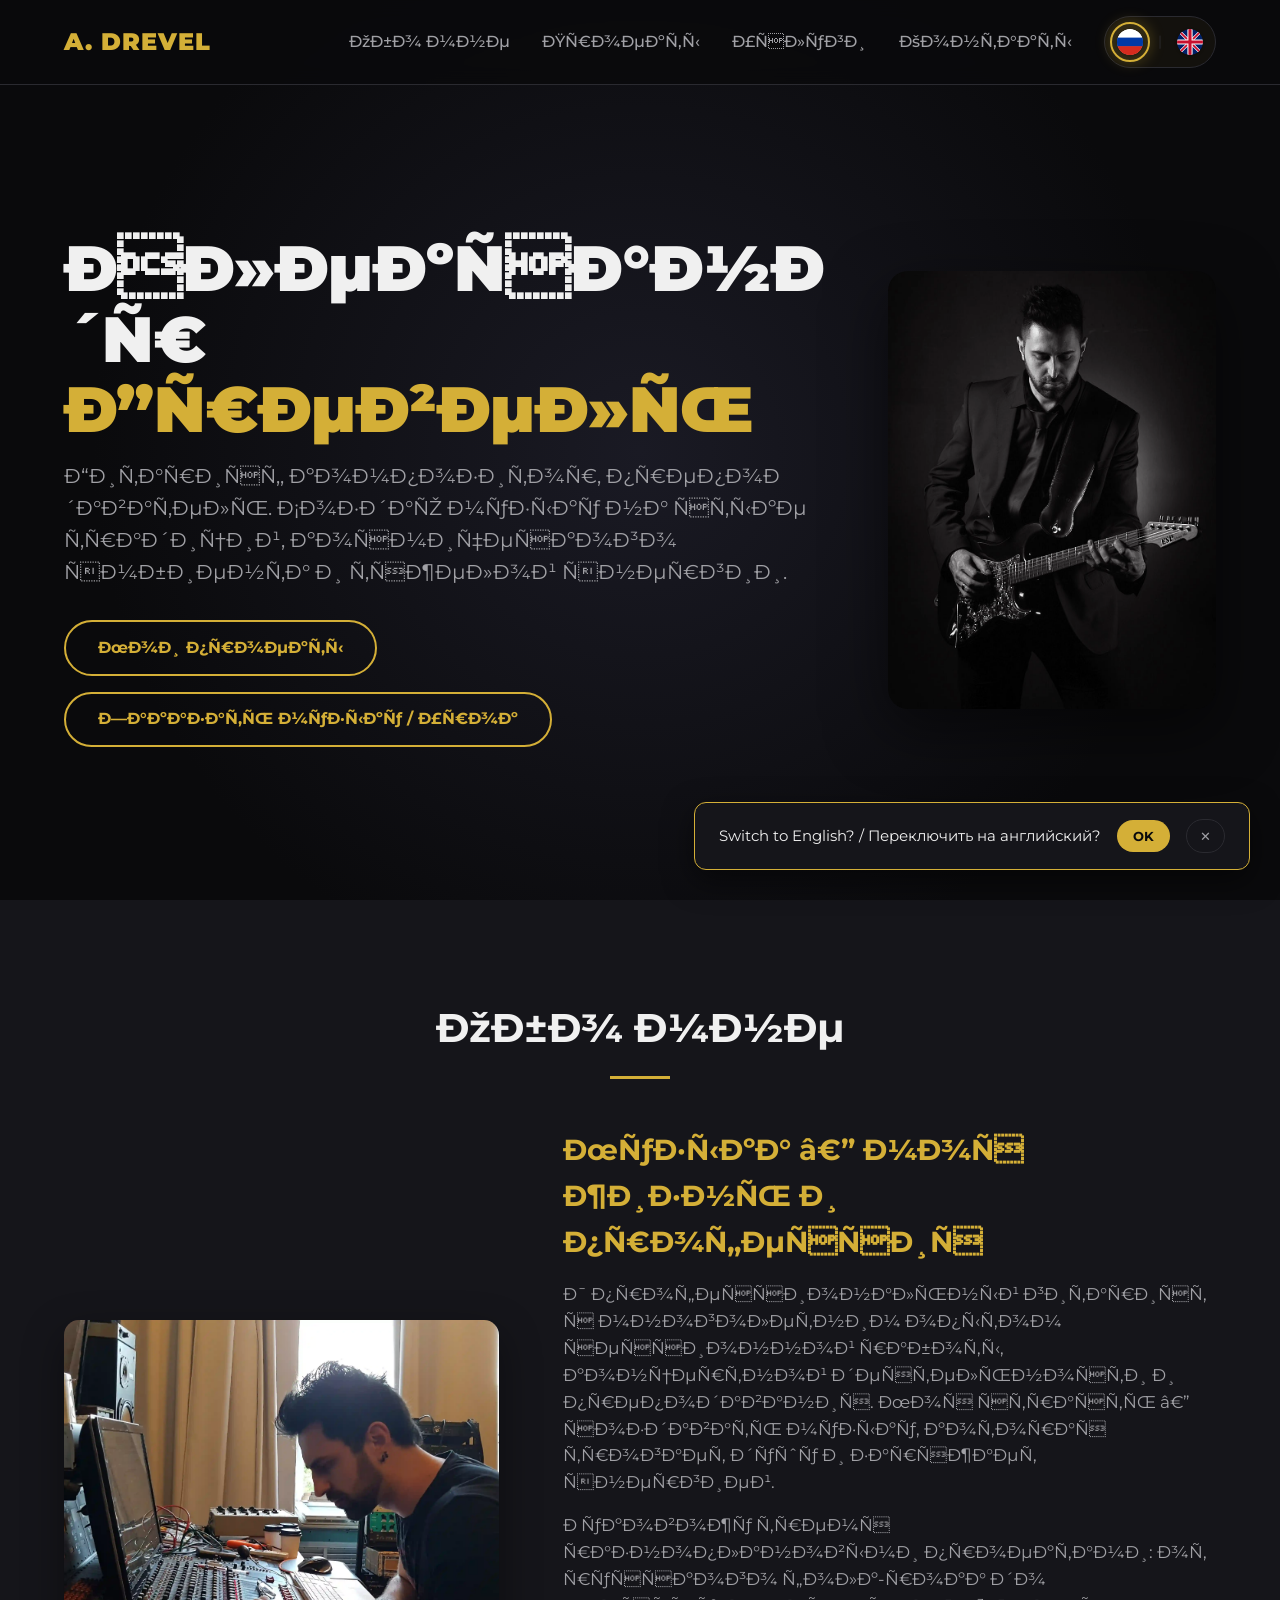
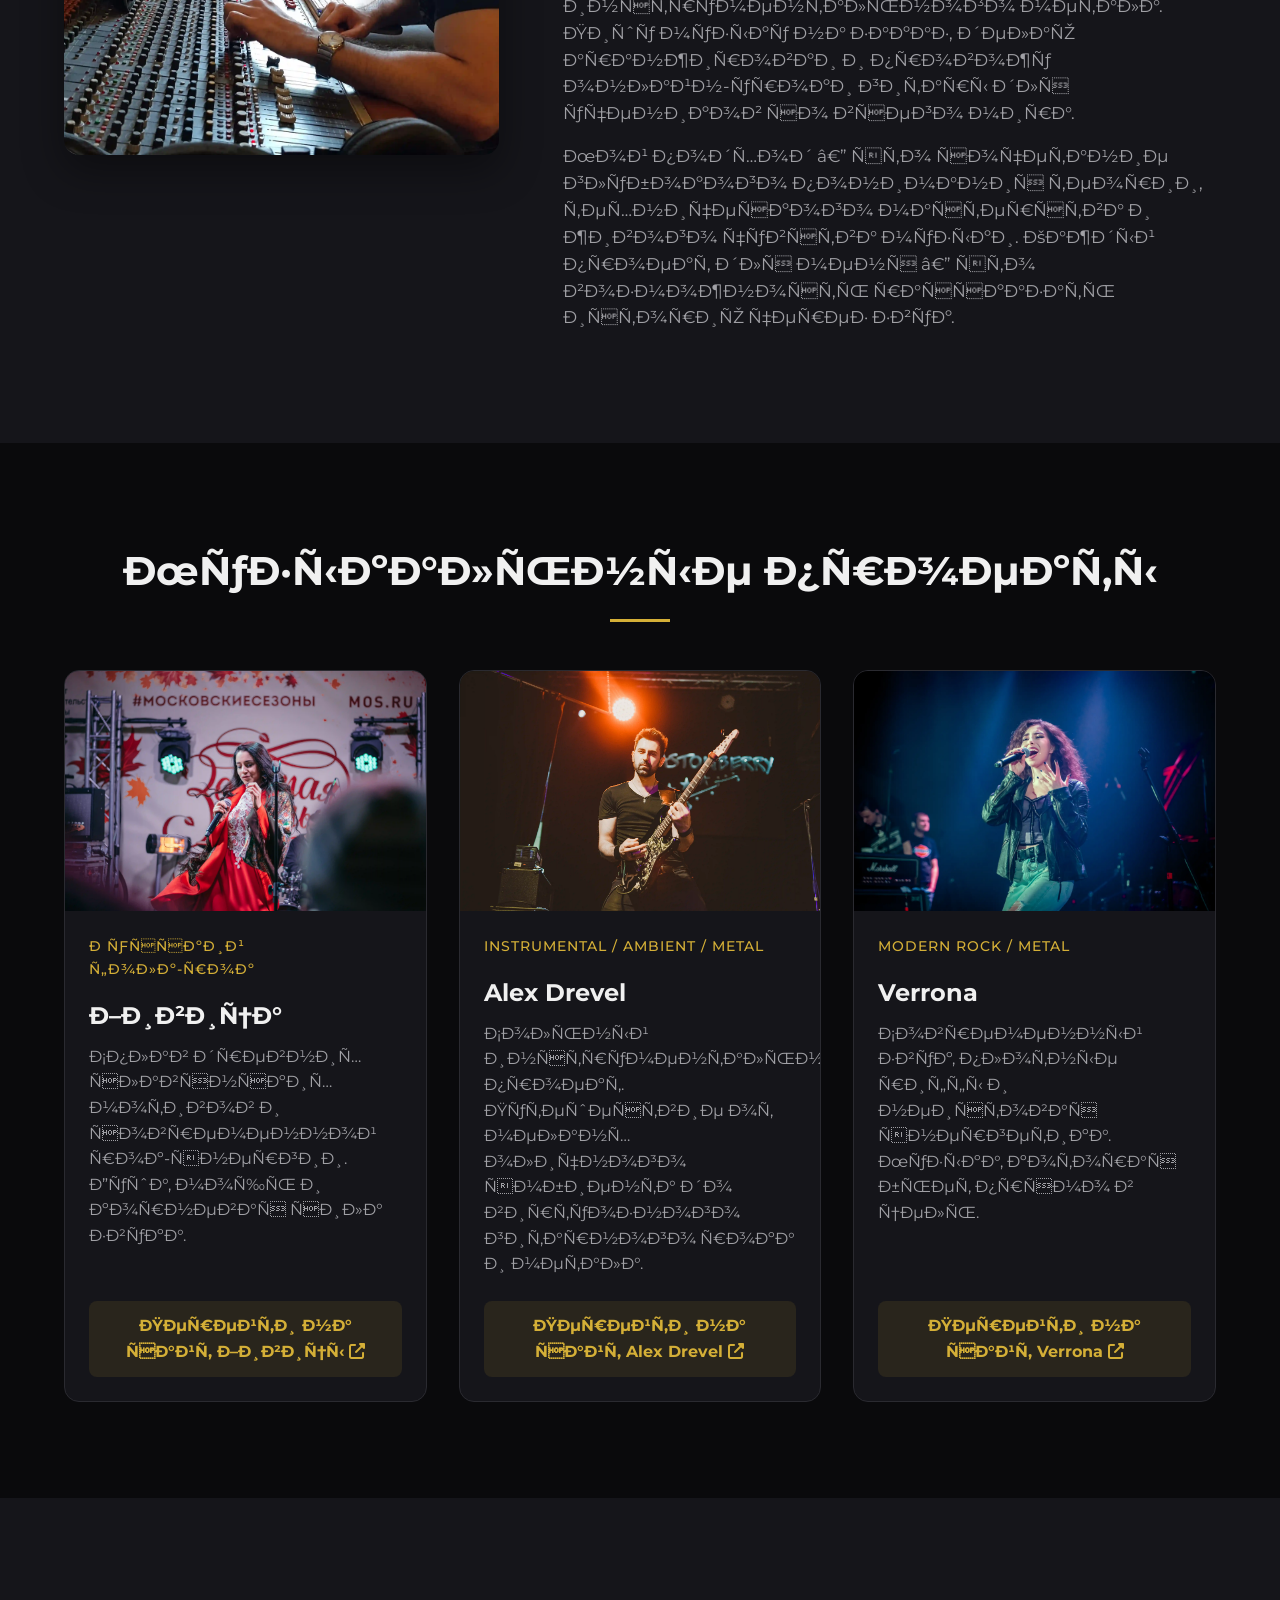
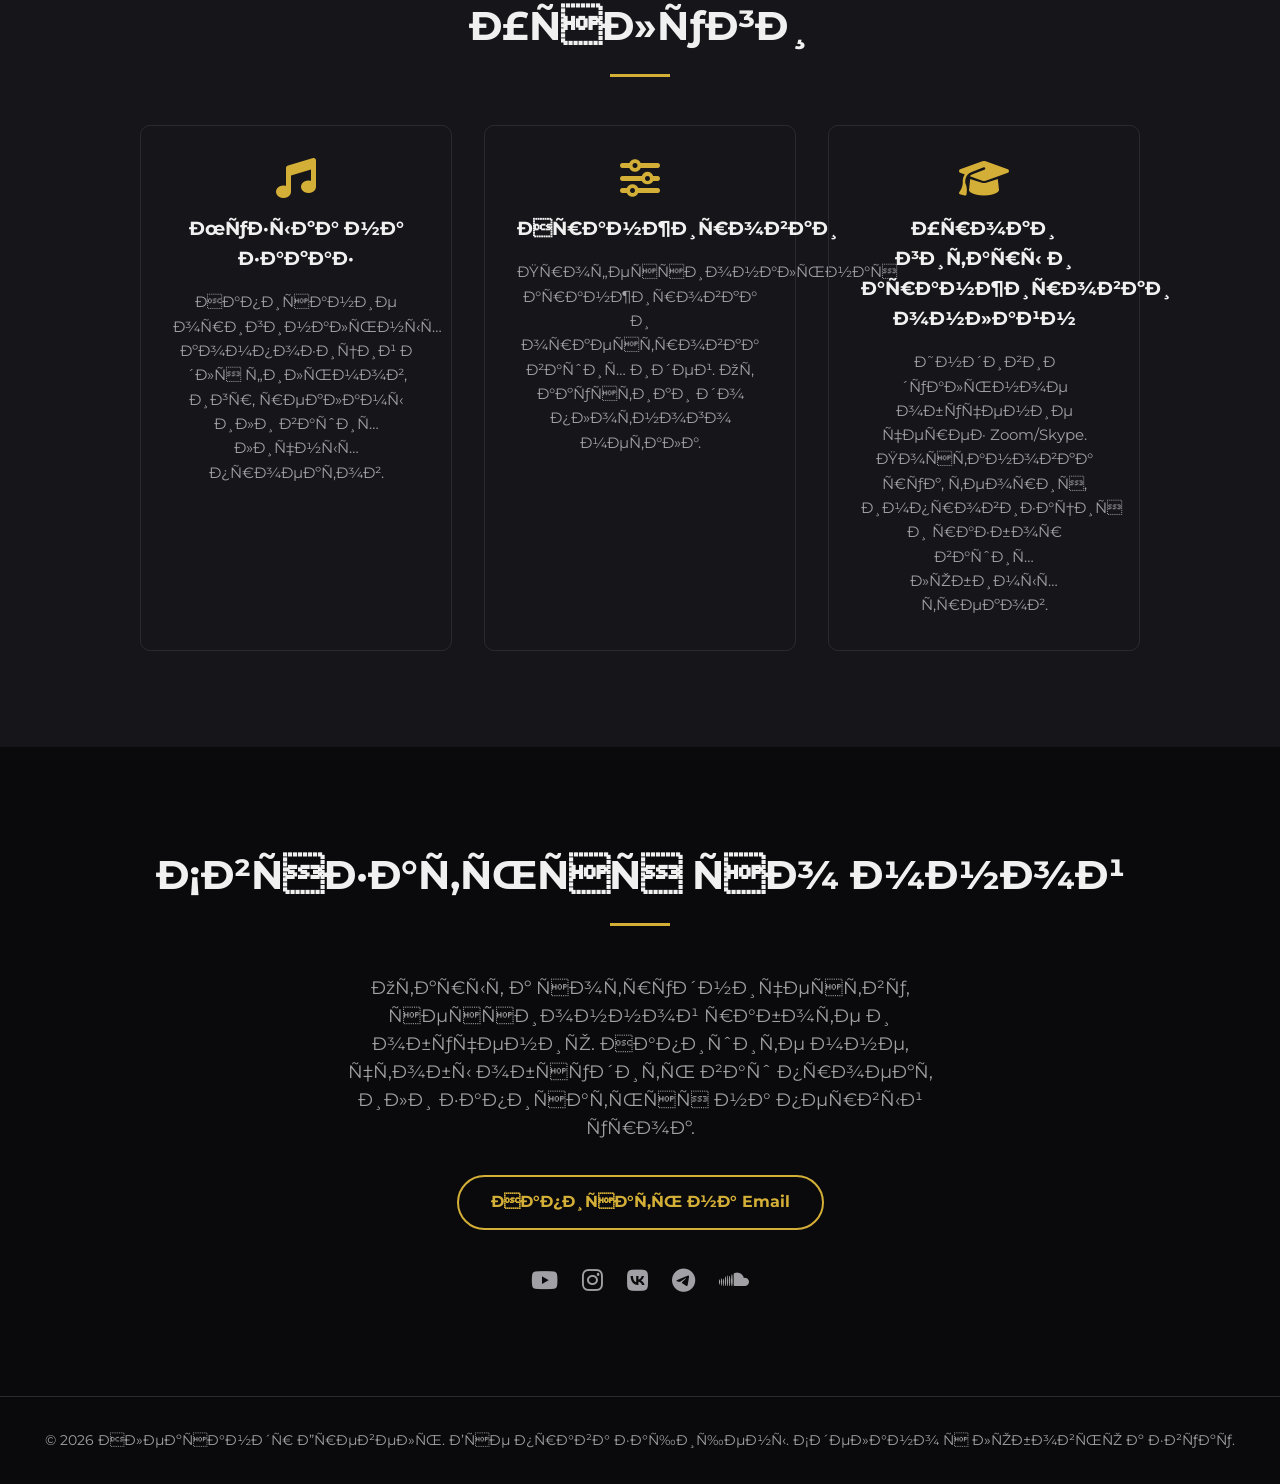
<file: index.html>
<!DOCTYPE html>
<html lang="ru">

<head>
    <!-- Google tag (gtag.js) -->
<script async src="https://www.googletagmanager.com/gtag/js?id=G-Z2ZT39YNPB"></script>
<script>
  window.dataLayer = window.dataLayer || [];
  function gtag(){dataLayer.push(arguments);}
  gtag('js', new Date());

  gtag('config', 'G-Z2ZT39YNPB');
</script>

    <!-- Yandex.Metrika counter -->
<script type="text/javascript">
    (function(m,e,t,r,i,k,a){
        m[i]=m[i]||function(){(m[i].a=m[i].a||[]).push(arguments)};
        m[i].l=1*new Date();
        for (var j = 0; j < document.scripts.length; j++) {if (document.scripts[j].src === r) { return; }}
        k=e.createElement(t),a=e.getElementsByTagName(t)[0],k.async=1,k.src=r,a.parentNode.insertBefore(k,a)
    })(window, document,'script','https://mc.yandex.ru/metrika/tag.js?id=111252463', 'ym');

    ym(111252463, 'init', {ssr:true, webvisor:true, clickmap:true, ecommerce:"dataLayer", referrer: document.referrer, url: location.href, accurateTrackBounce:true, trackLinks:true});
</script>
<noscript><div><img src="https://mc.yandex.ru/watch/111252463" style="position:absolute; left:-9999px;" alt="" /></div></noscript>

    <meta charset="UTF-8">
    <meta name="viewport" content="width=device-width, initial-scale=1.0">
    <meta name="robots" content="index, follow, max-image-preview:large">
    <meta name="description" content="Александр Древель — профессиональный гитарист, композитор и преподаватель. Музыка на заказ, аранжировки, онлайн-уроки гитары, инструментальные проекты и сотрудничество.">
    <meta name="keywords" content="Александр Древель, сессионный гитарист, композитор, преподаватель, аранжировка, музыка на заказ, запись гитары, музыка для игр">
    <title>Александр Древель | гитарист, композитор, музыка на заказ, уроки гитары</title>
    <link rel="canonical" href="https://drevelmusic.github.io/">
    <link rel="alternate" hreflang="ru" href="https://drevelmusic.github.io/">
    <link rel="alternate" hreflang="en" href="https://drevelmusic.github.io/en/">
    <link rel="alternate" hreflang="x-default" href="https://drevelmusic.github.io/">
    <meta property="og:type" content="website">
    <meta property="og:title" content="Александр Древель | Гитарист, Композитор, Преподаватель">
    <meta property="og:description" content="Музыка на заказ, аранжировки, онлайн-уроки гитары.">
    <meta property="og:image" content="https://drevelmusic.github.io/img/social_cover.webp">
    <meta property="og:url" content="https://drevelmusic.github.io/">
    <meta property="og:locale" content="ru_RU">
    <meta name="twitter:card" content="summary_large_image">
    <meta name="twitter:title" content="Александр Древель | Гитарист, Композитор, Преподаватель">
    <meta name="twitter:description" content="Музыка на заказ, аранжировки, онлайн-уроки гитары.">
    <meta name="twitter:image" content="https://drevelmusic.github.io/img/social_cover.webp">
    <link rel="preconnect" href="https://fonts.gstatic.com" crossorigin>
    <link rel="preconnect" href="https://fonts.googleapis.com">
    <link href="https://fonts.googleapis.com/css2?family=Montserrat:wght@300;500;700;900&display=swap" rel="stylesheet">
    <link rel="stylesheet" href="https://cdnjs.cloudflare.com/ajax/libs/font-awesome/6.4.0/css/all.min.css">
    <link href="css/style.css" rel="stylesheet">
    <link rel="icon" href="img/favicon_light.png" media="(prefers-color-scheme: light)">
    <link rel="icon" href="img/favicon_dark.png" media="(prefers-color-scheme: dark)">
    <script type="application/ld+json">
        {
            "@context": "https://schema.org",
            "@graph": [{
                    "@type": "Person",
                    "@id": "https://drevelmusic.github.io/#person",
                    "name": "Александр Древель",
                    "alternateName": "Alexander Drevel",
                    "url": "https://drevelmusic.github.io/",
                    "image": "https://drevelmusic.github.io/img/social_cover.webp",
                    "jobTitle": [
                        "Гитарист",
                        "Композитор",
                        "Преподаватель гитары"
                    ],
                    "description": "Профессиональный гитарист, композитор и преподаватель. Автор инструментальной музыки, аранжировщик и руководитель музыкальных проектов.",
                    "knowsAbout": [
                        "Гитара",
                        "Композиция",
                        "Аранжировка",
                        "Музыка для фильмов",
                        "Музыка для игр",
                        "Онлайн-уроки гитары",
                        "Ambient",
                        "Metal",
                        "Folk Rock"
                    ],
                    "sameAs": [
                        "https://www.youtube.com/@alexdrevelmusic",
                        "https://instagram.com/alexdrevelmusic",
                        "https://vk.ru/alexdrevelclub",
                        "https://t.me/alexdrevelmusic",
                        "https://soundcloud.com/alexander-drevel"
                    ]
                },
                {
                    "@type": "WebSite",
                    "@id": "https://drevelmusic.github.io/#website",
                    "url": "https://drevelmusic.github.io/",
                    "name": "Alexander Drevel",
                    "publisher": {
                        "@id": "https://drevelmusic.github.io/#person"
                    },
                    "inLanguage": [
                        "ru",
                        "en"
                    ]
                },
                {
                    "@type": "Service",
                    "@id": "https://drevelmusic.github.io/#services",
                    "provider": {
                        "@id": "https://drevelmusic.github.io/#person"
                    },
                    "serviceType": [
                        "Музыка на заказ",
                        "Аранжировка",
                        "Онлайн-уроки гитары"
                    ],
                    "areaServed": "Worldwide",
                    "availableLanguage": [
                        "ru",
                        "en"
                    ]
                }
            ]
        },

        {
            "@context": "https://schema.org",
            "@type": "MusicGroup",

            "name": "Verrona",
            "url": "https://verrona.codeberg.page",

            "foundingDate": "2017",

            "knowsAbout": [
                "Metal",
                "Rock",
                "Alternative"
            ],

            "member": [

                {
                    "@type": "Person",
                    "name": "Вероника Нагайцева"
                },

                {
                    "@type": "Person",
                    "name": "Александр Древель"
                },

                {
                    "@type": "Person",
                    "name": "Евгений Сомов"
                }

            ],

            "album": [

                {
                    "@type": "MusicAlbum",
                    "name": "In Deep",
                    "datePublished": "2019",
                    "image": {
                        "@type": "ImageObject",
                        "url": "https://verrona.github.io/img/in_deep.webp"

                    },

                    "numTracks": 10,

                    "genre": [
                        "Rock",
                        "Metal",
                        "Alternative"
                    ],
                    "byArtist": {
                        "@type": "MusicGroup",
                        "name": "Great Revival"
                    },

                    "track": [{
                            "@type": "MusicRecording",
                            "position": 1,
                            "name": "In Blind",
                            "duration": "PT4M31S",
                            "isrcCode": "DEUA31900254"
                        },
                        {
                            "@type": "MusicRecording",
                            "position": 2,
                            "name": "Parasite",
                            "duration": "PT4M23S",
                            "isrcCode": "DEUA31900255"
                        },
                        {
                            "@type": "MusicRecording",
                            "position": 3,
                            "name": "Berlin",
                            "duration": "PT4M7S",
                            "isrcCode": "DEUA31900256"
                        },
                        {
                            "@type": "MusicRecording",
                            "position": 4,
                            "name": "Looking For You",
                            "duration": "PT3M31S",
                            "isrcCode": "DEUA31900257"
                        },
                        {
                            "@type": "MusicRecording",
                            "position": 5,
                            "name": "Because Of Me",
                            "duration": "PT4M34S",
                            "isrcCode": "DEUA31900258"
                        },
                        {
                            "@type": "MusicRecording",
                            "position": 6,
                            "name": "Beautiful",
                            "duration": "PT3M51S",
                            "isrcCode": "DEUA31900259"
                        },
                        {
                            "@type": "MusicRecording",
                            "position": 7,
                            "name": "Keep The Faith",
                            "duration": "PT2M56S",
                            "isrcCode": "DEUA31900260"
                        },
                        {
                            "@type": "MusicRecording",
                            "position": 8,
                            "name": "In Deep",
                            "duration": "PT3M54S",
                            "isrcCode": "DEUA31900261"
                        },
                        {
                            "@type": "MusicRecording",
                            "position": 9,
                            "name": "Time",
                            "duration": "PT4M10S",
                            "isrcCode": "DEUA31900262"
                        },
                        {
                            "@type": "MusicRecording",
                            "position": 10,
                            "name": "Stronger",
                            "duration": "PT4M41S",
                            "isrcCode": "DEUA31900263"
                        }
                    ],

                    "sameAs": [
                        "https://music.yandex.ru/album/8644806",
                        "https://vk.ru/music/album/-2000364182_5364182_98790bb657b7988d27",
                        "https://music.apple.com/us/album/in-deep/1478871938",
                        "https://www.youtube.com/playlist?list=OLAK5uy_kdMpTI-XTgnSuBNPhRC2HSesHBObjsBcE",
                        "https://open.spotify.com/album/0Ru4EEttbrjYVi6ZOFPHfv",
                        "https://music.amazon.com/albums/B07X8XC6SB"
                    ]
                },

                {
                    "@type": "MusicAlbum",
                    "name": "Паразит",
                    "datePublished": "2020",
                    "image": {
                        "@type": "ImageObject",
                        "url": "https://verrona.github.io/img/parasite.webp"

                    },

                    "numTracks": 1,

                    "genre": [
                        "Rock",
                        "Metal",
                        "Alternative"
                    ],
                    "byArtist": {
                        "@type": "MusicGroup",
                        "name": "Great Revival"
                    },

                    "track": [{
                        "@type": "MusicRecording",
                        "position": 1,
                        "name": "Parasite",
                        "duration": "PT3M34S"

                    }],

                    "sameAs": [
                        "https://music.yandex.ru/album/10565634",
                        "https://vk.ru/music/album/-2000981070_7981070_5feac075adde68511c",
                        "https://music.apple.com/us/album/паразит-single/1521935700",
                        "https://www.youtube.com/watch?v=nP2viWbtZgw&list=RDnP2viWbtZgw&start_radio=1",
                        "https://open.spotify.com/album/17AAMJ8fEtrImb9BpIjeMS"
                    ]
                },

                {
                    "@type": "MusicAlbum",
                    "name": "Танец под дождём",
                    "datePublished": "2020",
                    "image": {
                        "@type": "ImageObject",
                        "url": "https://verrona.github.io/img/tanez.webp"

                    },

                    "numTracks": 1,

                    "genre": [
                        "Rock",
                        "Alternative"
                    ],
                    "byArtist": {
                        "@type": "MusicGroup",
                        "name": "Great Revival"
                    },

                    "track": [{
                        "@type": "MusicRecording",
                        "position": 1,
                        "name": "Танец под дождём",
                        "duration": "PT3M40S"
                    }],

                    "sameAs": [
                        "https://music.yandex.ru/album/11583635",
                        "https://vk.ru/music/album/-2000222791_8222791_c8fc6475554f7d4ba4",
                        "https://music.apple.com/us/album/танец-под-дождём-single/1525197291",
                        "https://www.youtube.com/watch?v=M-sOfhyTvOM&list=RDM-sOfhyTvOM&start_radio=1",
                        "https://open.spotify.com/album/6xeomcOFpnOeOLR16VaMRF"
                    ]
                },

                {
                    "@type": "MusicAlbum",
                    "name": "Шипы",
                    "datePublished": "2020",
                    "image": {
                        "@type": "ImageObject",
                        "url": "https://verrona.github.io/img/shipy.webp"

                    },

                    "numTracks": 1,

                    "genre": [
                        "Rock",
                        "Metal",
                        "Alternative"
                    ],
                    "byArtist": {
                        "@type": "MusicGroup",
                        "name": "Great Revival"
                    },

                    "track": [{
                        "@type": "MusicRecording",
                        "position": 1,
                        "name": "Шипы",
                        "duration": "PT3M37S"
                    }],

                    "sameAs": [
                        "https://music.yandex.ru/album/12656053",
                        "https://vk.ru/music/album/-2000281266_9281266_487998c0116a116c2a",
                        "https://music.apple.com/us/album/шипы-single/1538475339",
                        "https://www.youtube.com/watch?v=VANVOhlwIfw&list=RDVANVOhlwIfw&start_radio=1",
                        "https://open.spotify.com/album/5P2PhHfVzSSolDQ1AN1XrD"
                    ]
                },

                {
                    "@type": "MusicAlbum",
                    "name": "Любовь без прелюдий",
                    "datePublished": "2022",
                    "image": {
                        "@type": "ImageObject",
                        "url": "https://verrona.github.io/img/lubov_bez_preludiy.webp"

                    },

                    "numTracks": 1,

                    "genre": [
                        "Rock",
                        "Metal",
                        "Alternative"
                    ],
                    "byArtist": {
                        "@type": "MusicGroup",
                        "name": "Great Revival"
                    },

                    "track": [{
                        "@type": "MusicRecording",
                        "position": 1,
                        "name": "Любовь без прелюдий",
                        "duration": "PT3M43S"
                    }],

                    "sameAs": [
                        "https://music.yandex.ru/album/23888789",
                        "https://vk.ru/music/album/-2000614362_16614362_8b6888f1e2f7a54786",
                        "https://music.apple.com/ru/album/любовь-без-прелюдий-single/1652404010",
                        "https://music.youtube.com/playlist?list=OLAK5uy_mqXPPD4W-5L-OROmSEtViQJYiXeTf8m6c",
                        "https://open.spotify.com/album/5d36qCWlGeGpj1LYgj0KbA"
                    ]
                },
                {
                    "@type": "MusicAlbum",
                    "name": "Паранойя",
                    "datePublished": "2023",
                    "image": {
                        "@type": "ImageObject",
                        "url": "https://verrona.github.io/img/paranoya.webp"

                    },

                    "numTracks": 1,

                    "genre": [
                        "Rock",
                        "Metal",
                        "Alternative"
                    ],
                    "byArtist": {
                        "@type": "MusicGroup",
                        "name": "Great Revival"
                    },

                    "track": [{
                        "@type": "MusicRecording",
                        "position": 1,
                        "name": "Паранойя",
                        "duration": "PT3M31S"
                    }],

                    "sameAs": [
                        "https://music.yandex.ru/album/25053905",
                        "https://vk.ru/music/album/-2000446923_17446923_28c2962d504e9f9477",
                        "https://music.apple.com/us/album/паранойя-single/1681223843",
                        "https://www.youtube.com/watch?v=-ZHNSKj-hqs&list=RD-ZHNSKj-hqs&start_radio=1",
                        "https://open.spotify.com/album/0NYPJKRrfW8c1LftnPf2LF"
                    ]
                },
                {
                    "@type": "MusicAlbum",
                    "name": "Одиночество",
                    "datePublished": "2024",
                    "image": {
                        "@type": "ImageObject",
                        "url": "https://verrona.github.io/img/odinochestvo.webp"

                    },

                    "numTracks": 1,

                    "genre": [
                        "Rock",
                        "Metal",
                        "Alternative"
                    ],
                    "byArtist": {
                        "@type": "MusicGroup",
                        "name": "Great Revival"
                    },

                    "track": [{
                        "@type": "MusicRecording",
                        "position": 1,
                        "name": "Одиночество",
                        "duration": "PT3M35S"
                    }],

                    "sameAs": [
                        "https://music.yandex.ru/album/31198247",
                        "https://vk.ru/music/album/-2000824137_20824137_e31accb2f2a13795dd",
                        "https://music.apple.com/us/album/одиночество-single/1746063606",
                        "https://www.youtube.com/watch?v=TRPHKf3_Tao&list=RDTRPHKf3_Tao&start_radio=1",
                        "https://open.spotify.com/album/6s6aBRzeSXYHiftH87k0Ty",
                        "https://music.amazon.com/albums/B0D6F2PRVB"
                    ]
                },
                {
                    "@type": "MusicAlbum",
                    "name": "Берега",
                    "datePublished": "2025",
                    "image": {
                        "@type": "ImageObject",
                        "url": "https://verrona.github.io/img/berega.webp"

                    },

                    "numTracks": 2,

                    "genre": [
                        "Rock",
                        "Metal",
                        "Alternative"
                    ],
                    "byArtist": {
                        "@type": "MusicGroup",
                        "name": "Great Revival"
                    },

                    "track": [{
                            "@type": "MusicRecording",
                            "position": 1,
                            "name": "Не нужна",
                            "duration": "PT4M35S",
                            "isrcCode": "QZTPX2514225"
                        },
                        {
                            "@type": "MusicRecording",
                            "position": 2,
                            "name": "Берега",
                            "duration": "PT4M23S",
                            "isrcCode": "QZTPX2514226"
                        }
                    ],

                    "sameAs": [
                        "https://music.yandex.ru/album/38226128",
                        "https://vk.ru/music/album/-2000257037_25257037_283964561c7bb2bd97",
                        "https://play.anghami.com/album/1074680193?refer=featurefm",
                        "https://geo.music.apple.com/us/album/берега-single/1839879702?app=itunes&ls=1",
                        "https://www.tidal.com/album/460632453",
                        "https://www.youtube.com/playlist?list=OLAK5uy_kkV9nwVNROqfF_PNoMu4TwySFhhuvf4r8",
                        "https://open.spotify.com/album/14FLzF10nOQtJjYL62bnw5",
                        "https://music.amazon.com/albums/B0FR4W4Z26?ref=dm_ff_amazonmusic_3p",
                        "https://www.deezer.com/album/821583041"
                    ]
                }




            ],

            "description": "Verrona — честный modern hard rock из сердца Москвы.",

            "foundingLocation": {
                "@type": "Place",
                "name": "Moscow, Russia"
            },

            "logo": {
                "@type": "ImageObject",
                "url": "https://verrona.codeberg.page/img/logo.webp"
            },

            "image": {
                "@type": "ImageObject",
                "url": "https://verrona.codeberg.page/img/social_cover.webp",
                "width": 1200,
                "height": 630
            },

            "genre": [
                "Rock",
                "Metal",
                "Alternative"
            ],

            "mainEntityOfPage": "https://verrona.codeberg.page/",

            "sameAs": [
                "https://vk.ru/artist/1125941773546352592",
                "https://www.youtube.com/@verronamusic",
                "https://music.yandex.ru/artist/4239261",
                "https://open.spotify.com/artist/1h6qh7RYEoN9R3uheAf0XN?si=jtu0jki2Sz66ht8Evk626A",
                "https://music.apple.com/au/artist/great-revival/314202456",
                "https://music.amazon.com/artists/B0028GSX6M/great-revival"
            ]

        },

        {
            "@context": "https://schema.org",
            "@type": "MusicGroup",
            "@id": "https://zhivitsa.github.io/#musicgroup",

            "name": "Живица",
            "url": "https://zhivitsa.github.io",

            "foundingDate": "2013",

            "knowsAbout": [
                "Russian folk songs",
                "Russian folklore",
                "Folk Rock",
                "World Music",
                "Progressive Rock",
                "Acoustic music"
            ],

            "member": [

                {
                    "@type": "Person",
                    "name": "Алёна Анисимова"
                },

                {
                    "@type": "Person",
                    "name": "Александр Древель"
                },

                {
                    "@type": "Person",
                    "name": "Александр Ольхин"
                },

                {
                    "@type": "Person",
                    "name": "Александр Ануфриев"
                },

                {
                    "@type": "Person",
                    "name": "Ярослав Шевченко"
                }

            ],

            "album": [

                {
                    "@type": "MusicAlbum",
                    "name": "Миру мир",
                    "datePublished": "2016",
                    "image": {
                        "@type": "ImageObject",
                        "url": "https://zhivitsa.github.io/img/miru_mir.webp"

                    },

                    "numTracks": 13,

                    "genre": [
                        "Folk Rock",
                        "Progressive Rock",
                        "Russian Folk",
                        "World Music"
                    ],
                    "byArtist": {
                        "@type": "MusicGroup",
                        "name": "Живица"
                    },

                    "track": [{
                            "@type": "MusicRecording",
                            "position": 1,
                            "name": "Увертюра",
                            "duration": "PT47S",
                            "isrcCode": "AUBEC1837454"
                        },
                        {
                            "@type": "MusicRecording",
                            "position": 2,
                            "name": "Миру мир",
                            "duration": "PT4M22S",
                            "isrcCode": "AUBEC1837455"
                        },
                        {
                            "@type": "MusicRecording",
                            "position": 3,
                            "name": "Русская песня",
                            "duration": "PT4M2S",
                            "isrcCode": "AUBEC1837456"
                        },
                        {
                            "@type": "MusicRecording",
                            "position": 4,
                            "name": "Я качу мечу золото кольцо",
                            "duration": "PT3M55S",
                            "isrcCode": "AUBEC1837457"
                        },
                        {
                            "@type": "MusicRecording",
                            "position": 5,
                            "name": "Порушка Параня",
                            "duration": "PT3M30S",
                            "isrcCode": "AUBEC1837458"
                        },
                        {
                            "@type": "MusicRecording",
                            "position": 6,
                            "name": "Кумушки",
                            "duration": "PT5M8S",
                            "isrcCode": "AUBEC1837459"
                        },
                        {
                            "@type": "MusicRecording",
                            "position": 7,
                            "name": "О е ра",
                            "duration": "PT3M53S",
                            "isrcCode": "AUBEC1837460"
                        },
                        {
                            "@type": "MusicRecording",
                            "position": 8,
                            "name": "Вир вир колодезь",
                            "duration": "PT5M51S",
                            "isrcCode": "AUBEC1837461"
                        },
                        {
                            "@type": "MusicRecording",
                            "position": 9,
                            "name": "Жена мужа не любила",
                            "duration": "PT4M41S",
                            "isrcCode": "AUBEC1837462"
                        },
                        {
                            "@type": "MusicRecording",
                            "position": 10,
                            "name": "Во горнице",
                            "duration": "PT2M21S",
                            "isrcCode": "AUBEC1837463"
                        },
                        {
                            "@type": "MusicRecording",
                            "position": 11,
                            "name": "Белилицы",
                            "duration": "PT4M1S",
                            "isrcCode": "AUBEC1837464"
                        },
                        {
                            "@type": "MusicRecording",
                            "position": 12,
                            "name": "В нашем садочку",
                            "duration": "PT5M42S",
                            "isrcCode": "AUBEC1837465"
                        },
                        {
                            "@type": "MusicRecording",
                            "position": 13,
                            "name": "С кем гуляю не скажу",
                            "duration": "PT4M1S",
                            "isrcCode": "AUBEC1837466"
                        }
                    ],

                    "sameAs": [
                        "https://music.yandex.ru/album/30916356",
                        "https://vk.ru/music/album/-2000681487_20681487_eeb1bcc4ac6b085784",
                        "https://play.anghami.com/album/5573020?refer=featurefm",
                        "https://geo.music.apple.com/au/album/миру-мир/1743188457?app=itunes&ls=1",
                        "https://geo.music.apple.com/au/album/миру-мир/1743188457?app=music&ls=1",
                        "https://www.tidal.com/album/359663344",
                        "https://music.youtube.com/watch?v=QYwStabJFUg",
                        "https://open.spotify.com/album/2lZKfDs0icAEdlW3d84trO",
                        "https://music.amazon.com/albums/B0D2P53ZK2?ref=dm_ff_featurefm"
                    ]
                },

                {
                    "@type": "MusicAlbum",
                    "name": "Из России с любовью",
                    "datePublished": "2025",
                    "image": {
                        "@type": "ImageObject",
                        "url": "https://zhivitsa.github.io/img/iz_rossii_s_lyubovyu.webp"

                    },

                    "numTracks": 8,

                    "genre": [
                        "Folk Rock",
                        "Folk Metal",
                        "Russian Folk",
                        "Progressive Rock",
                        "World Music"
                    ],
                    "byArtist": {
                        "@type": "MusicGroup",
                        "name": "Живица"
                    },

                    "track": [{
                            "@type": "MusicRecording",
                            "position": 1,
                            "name": "Живица",
                            "duration": "PT1M56S",
                            "isrcCode": "QZNJY2576521"
                        },
                        {
                            "@type": "MusicRecording",
                            "position": 2,
                            "name": "Выходила Дунюшка",
                            "duration": "PT4M5S",
                            "isrcCode": "QZNJY2576522"
                        },
                        {
                            "@type": "MusicRecording",
                            "position": 3,
                            "name": "Занемог",
                            "duration": "PT4M58S",
                            "isrcCode": "QZNJY2576523"
                        },
                        {
                            "@type": "MusicRecording",
                            "position": 4,
                            "name": "Девка по саду ходила",
                            "duration": "PT3M46S",
                            "isrcCode": "QZNJY2576524"
                        },
                        {
                            "@type": "MusicRecording",
                            "position": 5,
                            "name": "Снежки сыплют",
                            "duration": "PT4M42S",
                            "isrcCode": "QZNJY2576525"
                        },
                        {
                            "@type": "MusicRecording",
                            "position": 6,
                            "name": "Горе",
                            "duration": "PT4M56S",
                            "isrcCode": "QZNJY2576526"
                        },
                        {
                            "@type": "MusicRecording",
                            "position": 7,
                            "name": "Федора",
                            "duration": "PT3M50S",
                            "isrcCode": "QZNJY2576527"
                        },
                        {
                            "@type": "MusicRecording",
                            "position": 8,
                            "name": "Миру мир",
                            "duration": "PT4M8S",
                            "isrcCode": "QZNJY2576528"
                        }
                    ],

                    "sameAs": [
                        "https://music.yandex.ru/album/37724327",
                        "https://vk.ru/music/album/-2000907308_24907308_37b66a61ed22defab6",
                        "https://play.anghami.com/album/1072786998?refer=featurefm",
                        "https://geo.music.apple.com/us/album/из-россии-с-любовью/1831695270?app=music&ls=1",
                        "https://www.tidal.com/album/452699111",
                        "https://www.youtube.com/playlist?list=OLAK5uy_mWaLIN5e04TZ0d67to-hzkoGbQLk5hoiQ",
                        "https://open.spotify.com/album/7iVjxZRt8aqrv3oAblK16M",
                        "https://music.amazon.com/albums/B0FLJNHN72?ref=dm_ff_amazonmusic_3p",
                        "https://www.deezer.com/album/800866661"
                    ]
                },

                {
                    "@type": "MusicAlbum",
                    "name": "Акустика",
                    "datePublished": "2026",
                    "image": {
                        "@type": "ImageObject",
                        "url": "https://zhivitsa.github.io/img/akustika.webp"

                    },

                    "numTracks": 16,

                    "genre": [
                        "Acoustic",
                        "Folk Rock",
                        "Russian Folk",
                        "World Music",
                        "Progressive Rock"
                    ],
                    "byArtist": {
                        "@type": "MusicGroup",
                        "name": "Живица"
                    },

                    "track": [{
                            "@type": "MusicRecording",
                            "position": 1,
                            "name": "Белилицы",
                            "duration": "PT3M54S",
                            "isrcCode": "US7VG2659213"
                        },
                        {
                            "@type": "MusicRecording",
                            "position": 2,
                            "name": "Снежки сыплют",
                            "duration": "PT4M15S",
                            "isrcCode": "US7VG2659214"
                        },
                        {
                            "@type": "MusicRecording",
                            "position": 3,
                            "name": "В нашем садочку",
                            "duration": "PT5M",
                            "isrcCode": "US7VG2659215"
                        },
                        {
                            "@type": "MusicRecording",
                            "position": 4,
                            "name": "Девка по саду ходила",
                            "duration": "PT3M40S",
                            "isrcCode": "US7VG2659216"
                        },
                        {
                            "@type": "MusicRecording",
                            "position": 5,
                            "name": "Русская песня",
                            "duration": "PT3M37S",
                            "isrcCode": "US7VG2659217"
                        },
                        {
                            "@type": "MusicRecording",
                            "position": 6,
                            "name": "Вир вир колодезь",
                            "duration": "PT5M51S",
                            "isrcCode": "US7VG2659218"
                        },
                        {
                            "@type": "MusicRecording",
                            "position": 7,
                            "name": "С кем гуляю не скажу",
                            "duration": "PT4M",
                            "isrcCode": "US7VG2659219"
                        },
                        {
                            "@type": "MusicRecording",
                            "position": 8,
                            "name": "Жена мужа не любила",
                            "duration": "PT4M37S",
                            "isrcCode": "US7VG2659220"
                        },
                        {
                            "@type": "MusicRecording",
                            "position": 9,
                            "name": "Федора",
                            "duration": "PT3M27S",
                            "isrcCode": "US7VG2659221"
                        },
                        {
                            "@type": "MusicRecording",
                            "position": 10,
                            "name": "Выходила Дунюшка",
                            "duration": "PT4M11S",
                            "isrcCode": "US7VG2659222"
                        },
                        {
                            "@type": "MusicRecording",
                            "position": 11,
                            "name": "Порушка Параня",
                            "duration": "PT3M24S",
                            "isrcCode": "US7VG2659223"
                        },
                        {
                            "@type": "MusicRecording",
                            "position": 12,
                            "name": "О е ра",
                            "duration": "PT3M14S",
                            "isrcCode": "US7VG2659224"
                        },
                        {
                            "@type": "MusicRecording",
                            "position": 13,
                            "name": "Я качу мечу золото кольцо",
                            "duration": "PT3M8S",
                            "isrcCode": "US7VG2659225"
                        },
                        {
                            "@type": "MusicRecording",
                            "position": 14,
                            "name": "Во горнице",
                            "duration": "PT2M28S",
                            "isrcCode": "US7VG2659226"
                        },
                        {
                            "@type": "MusicRecording",
                            "position": 15,
                            "name": "Кумушки",
                            "duration": "PT3M27S",
                            "isrcCode": "US7VG2659227"
                        },
                        {
                            "@type": "MusicRecording",
                            "position": 16,
                            "name": "Миру мир",
                            "duration": "PT4M14S",
                            "isrcCode": "US7VG2659228"
                        }
                    ],

                    "sameAs": [
                        "https://music.yandex.ru/album/40785133",
                        "https://vk.ru/music/album/-2000817386_26817386_f67dc64e89847cb3ac",
                        "https://play.anghami.com/album/1084427215?refer=featurefm",
                        "https://geo.music.apple.com/us/album/акустика/1878706409?app=music&ls=1",
                        "https://www.tidal.com/album/500724138",
                        "https://www.youtube.com/playlist?list=OLAK5uy_lYN-L6PGSpHG4XjgytBv6yJAL3SAGO9aU",
                        "https://open.spotify.com/album/2EaKYhLPW3p4kMgJ0OPYBC",
                        "https://music.amazon.com/albums/B089ZX4RKZ?ref=dm_ff_amazonmusic_3p",
                        "https://www.deezer.com/album/923584351"
                    ]
                }

            ],

            "description": "Живица — российская фолк-рок группа из Москвы, исполняющая русские народные песни в авторских рок-аранжировках.",

            "foundingLocation": {
                "@type": "Place",
                "name": "Moscow, Russia"
            },

            "logo": {
                "@type": "ImageObject",
                "url": "https://zhivitsa.github.io/img/logo.png"
            },

            "image": {
                "@type": "ImageObject",
                "url": "https://zhivitsa.github.io/img/social_cover.webp",
                "width": 1200,
                "height": 630
            },

            "genre": [
                "Folk Rock",
                "Russian Folk",
                "World Music",
                "Progressive Rock"
            ],

            "mainEntityOfPage": "https://zhivitsa.github.io/",

            "sameAs": [
                "https://vk.ru/artist/524290974545216601",
                "https://www.youtube.com/@zhivitsamusic",
                "https://music.yandex.ru/artist/6440425",
                "https://open.spotify.com/artist/5HxcTaVfNSK0hqm5ulQGM4",
                "https://music.apple.com/au/artist/1444245915",
                "https://music.amazon.com/artists/B01I2DWAUE/живица"
            ]
        },

        {
            "@context": "https://schema.org",
            "@type": "MusicGroup",

            "name": "Alex Drevel",
            "url": "https://alexdrevel.codeberg.page",

            "foundingDate": "2022",

            "knowsAbout": [
                "Instrumental Rock",
                "Metal",
                "Ambient Guitar",
                "Folk",
                "World Music",
                "Acoustic"
            ],

            "member": [

                {
                    "@type": "Person",
                    "name": "Александр Древель"
                }

            ],

            "album": [

                {
                    "@type": "MusicAlbum",
                    "name": "The Light of Mine",
                    "datePublished": "2022-09-14",
                    "image": {
                        "@type": "ImageObject",
                        "url": "https://alexdrevel.codeberg.page/img/music/tlom.webp"

                    },

                    "numTracks": 11,

                    "genre": [
                        "Ambient",
                        "Soundtrack"
                    ],
                    "byArtist": {
                        "@type": "MusicGroup",
                        "name": "Alex Drevel"
                    },

                    "track": [{
                            "@type": "MusicRecording",
                            "position": 1,
                            "name": "2811",
                            "duration": "PT3M46S",
                            "isrcCode": "QZNJZ2282440"
                        },
                        {
                            "@type": "MusicRecording",
                            "position": 2,
                            "name": "Remarks Novels Came True",
                            "duration": "PT4M34S",
                            "isrcCode": "QZNJZ2282441"
                        },
                        {
                            "@type": "MusicRecording",
                            "position": 3,
                            "name": "Love Has Green Eyes",
                            "duration": "PT4M36S",
                            "isrcCode": "QZNJZ2282442"
                        },
                        {
                            "@type": "MusicRecording",
                            "position": 4,
                            "name": "Watch Hear Touch",
                            "duration": "PT5M5S",
                            "isrcCode": "QZNJZ2282443"
                        },
                        {
                            "@type": "MusicRecording",
                            "position": 5,
                            "name": "Downfall",
                            "duration": "PT4M36S",
                            "isrcCode": "QZNJZ2282444"
                        },
                        {
                            "@type": "MusicRecording",
                            "position": 6,
                            "name": "Books to Shelves",
                            "duration": "PT1M17S",
                            "isrcCode": "QZNJZ2282445"
                        },
                        {
                            "@type": "MusicRecording",
                            "position": 7,
                            "name": "Last Step to Nowhere",
                            "duration": "PT4M19S",
                            "isrcCode": "QZNJZ2282446"
                        },
                        {
                            "@type": "MusicRecording",
                            "position": 8,
                            "name": "When She Sleeps",
                            "duration": "PT2M36S",
                            "isrcCode": "QZNJZ2282447"
                        },
                        {
                            "@type": "MusicRecording",
                            "position": 9,
                            "name": "Your Majesty",
                            "duration": "PT3M49S",
                            "isrcCode": "QZNJZ2282448"
                        },
                        {
                            "@type": "MusicRecording",
                            "position": 10,
                            "name": "Whale Goes Deep",
                            "duration": "PT1M4S",
                            "isrcCode": "QZNJZ2282449"
                        },
                        {
                            "@type": "MusicRecording",
                            "position": 11,
                            "name": "Post Scriptum",
                            "duration": "PT3M34S",
                            "isrcCode": "QZNJZ2282450"
                        }
                    ],

                    "sameAs": [
                        "https://music.yandex.ru/album/23341195",
                        "https://vk.ru/music/album/-2000212181_16212181_17c0015404174220ce",
                        "https://play.anghami.com/album/1031505686?refer=featurefm",
                        "https://geo.music.apple.com/au/album/the-light-of-mine/1642319371?app=music&ls=1",
                        "https://www.deezer.com/album/351139777",
                        "https://www.tidal.com/album/247394227",
                        "https://www.youtube.com/playlist?list=OLAK5uy_kJVsnFmLdcO_66qEfDOtpxf5rNOkzOi38",
                        "https://open.spotify.com/album/2m0rdqDEqNxcA9PSMA44us",
                        "https://music.amazon.com/albums/B0BC9HY87D?ref=dm_ff_amazonmusic_3p",

                        "https://play.napster.com/album/alb.694980668"
                    ]
                },

                {
                    "@type": "MusicAlbum",
                    "name": "Red Square",
                    "datePublished": "2025",
                    "image": {
                        "@type": "ImageObject",
                        "url": "https://alexdrevel.codeberg.page/img/music/red_square.webp"

                    },

                    "numTracks": 8,

                    "genre": [
                        "Metal",
                        "Instrumental Rock"
                    ],
                    "byArtist": {
                        "@type": "MusicGroup",
                        "name": "Alex Drevel"
                    },

                    "track": [{
                            "@type": "MusicRecording",
                            "position": 1,
                            "name": "Let There Be Riot!",
                            "duration": "PT4M7S",
                            "isrcCode": "QZNJY2573585"
                        },
                        {
                            "@type": "MusicRecording",
                            "position": 2,
                            "name": "Masks Are Off",
                            "duration": "PT5M36S",
                            "isrcCode": "QZNJY2573586"
                        },
                        {
                            "@type": "MusicRecording",
                            "position": 3,
                            "name": "Prelude in C-Moll",
                            "duration": "PT2M25S",
                            "isrcCode": "QZNJY2573587"
                        },
                        {
                            "@type": "MusicRecording",
                            "position": 4,
                            "name": "The Time When the Music Ends",
                            "duration": "PT5M21S",
                            "isrcCode": "QZNJY2573588"
                        },
                        {
                            "@type": "MusicRecording",
                            "position": 5,
                            "name": "Status Quo",
                            "duration": "PT3M36S",
                            "isrcCode": "QZNJY2573589"
                        },
                        {
                            "@type": "MusicRecording",
                            "position": 6,
                            "name": "Unity",
                            "duration": "PT4M47S",
                            "isrcCode": "QZNJY2573590"
                        },
                        {
                            "@type": "MusicRecording",
                            "position": 7,
                            "name": "Red",
                            "duration": "PT4M27S",
                            "isrcCode": "QZNJY2573591"
                        },
                        {
                            "@type": "MusicRecording",
                            "position": 8,
                            "name": "Left or Wrong",
                            "duration": "PT4M59S",
                            "isrcCode": "QZNJY2573592"
                        }
                    ],

                    "sameAs": [
                        "https://music.yandex.ru/album/37716261",
                        "https://vk.ru/music/album/-2000901655_24901655_7f9c3b1ba67ea824cf",
                        "https://play.anghami.com/album/1072955946?refer=featurefm",
                        "https://geo.music.apple.com/us/album/red-square/1831558943?app=music&ls=1",
                        "https://www.tidal.com/album/452584300",
                        "https://www.youtube.com/playlist?list=OLAK5uy_lFmPUj6ia9OYEelrIKzTfbppLDQM7iaJE",
                        "https://open.spotify.com/album/7fDEUg236Otor71OqNgVr0",
                        "https://music.amazon.com/albums/B0FLF82W7R?ref=dm_ff_amazonmusic_3p",
                        "https://www.deezer.com/album/800503341"
                    ]
                },

                {
                    "@type": "MusicAlbum",
                    "name": "King of Hearts",
                    "datePublished": "2025",
                    "image": {
                        "@type": "ImageObject",
                        "url": "https://alexdrevel.codeberg.page/img/music/king_of_hearts.webp"

                    },

                    "numTracks": 11,

                    "genre": [
                        "Instrumental Rock"
                    ],
                    "byArtist": {
                        "@type": "MusicGroup",
                        "name": "Alex Drevel"
                    },

                    "track": [{
                            "@type": "MusicRecording",
                            "position": 1,
                            "name": "Queen of Hearts",
                            "duration": "PT4M10S",
                            "isrcCode": "QZNJZ2563611"
                        },
                        {
                            "@type": "MusicRecording",
                            "position": 2,
                            "name": "Soulmate",
                            "duration": "PT5M28S",
                            "isrcCode": "QZNJZ2563612"
                        },
                        {
                            "@type": "MusicRecording",
                            "position": 3,
                            "name": "Tribute to Those Days",
                            "duration": "PT4M6S",
                            "isrcCode": "QZNJZ2563613"
                        },
                        {
                            "@type": "MusicRecording",
                            "position": 4,
                            "name": "No Drama",
                            "duration": "PT2M56S",
                            "isrcCode": "QZNJZ2563614"
                        },
                        {
                            "@type": "MusicRecording",
                            "position": 5,
                            "name": "Fear of Heights",
                            "duration": "PT2M52S",
                            "isrcCode": "QZNJZ2563615"
                        },
                        {
                            "@type": "MusicRecording",
                            "position": 6,
                            "name": "If",
                            "duration": "PT4M12S",
                            "isrcCode": "QZNJZ2563616"
                        },
                        {
                            "@type": "MusicRecording",
                            "position": 7,
                            "name": "Singing Gecko",
                            "duration": "PT5M7S",
                            "isrcCode": "QZNJZ2563617"
                        },
                        {
                            "@type": "MusicRecording",
                            "position": 8,
                            "name": "Etude Rain",
                            "duration": "PT2M17S",
                            "isrcCode": "QZNJZ2563618"
                        },
                        {
                            "@type": "MusicRecording",
                            "position": 9,
                            "name": "Rock Diva",
                            "duration": "PT4M26S",
                            "isrcCode": "QZNJZ2563619"
                        },
                        {
                            "@type": "MusicRecording",
                            "position": 10,
                            "name": "Circles on the Water",
                            "duration": "PT4M34S",
                            "isrcCode": "QZNJZ2563620"
                        },
                        {
                            "@type": "MusicRecording",
                            "position": 11,
                            "name": "Tropical Ride",
                            "duration": "PT4M29S",
                            "isrcCode": "QZNJZ2563621"
                        }

                    ],

                    "sameAs": [
                        "https://music.yandex.ru/album/38034272",
                        "https://vk.ru/music/album/-2000119390_25119390_4523760839f8998224",
                        "https://play.anghami.com/album/1073925202?refer=featurefm",
                        "https://geo.music.apple.com/us/album/king-of-hearts/1836757385?app=music&ls=1",
                        "https://www.tidal.com/album/457435327",
                        "https://www.youtube.com/playlist?list=OLAK5uy_l7IJF3z3GWjmQDR6fJ4UxhziS8oZwMLFk",
                        "https://open.spotify.com/album/2xJhp5v3RHrMC4bN9ahHlX",
                        "https://music.amazon.com/albums/B0FPBJNLQK?ref=dm_ff_amazonmusic_3p",
                        "https://www.deezer.com/album/813668291"
                    ]

                },

                {
                    "@type": "MusicAlbum",
                    "name": "Acoustic",
                    "datePublished": "2026",
                    "image": {
                        "@type": "ImageObject",
                        "url": "https://alexdrevel.codeberg.page/img/music/acoustic.webp"

                    },

                    "numTracks": 8,

                    "genre": [
                        "Instrumental Rock",
                        "Folk",
                        "Acoustic Guitar"

                    ],
                    "byArtist": {
                        "@type": "MusicGroup",
                        "name": "Alex Drevel"
                    },

                    "track": [{
                            "@type": "MusicRecording",
                            "position": 1,
                            "name": "Honeysuckle Jam",
                            "duration": "PT3M18S",
                            "isrcCode": "QZW9M2562356"
                        },
                        {
                            "@type": "MusicRecording",
                            "position": 2,
                            "name": "If",
                            "duration": "PT4M12S",
                            "isrcCode": "QZW9M2562357"
                        },
                        {
                            "@type": "MusicRecording",
                            "position": 3,
                            "name": "Stomp, Sing, Drink!",
                            "duration": "PT2M41S",
                            "isrcCode": "QZW9M2562358"
                        },
                        {
                            "@type": "MusicRecording",
                            "position": 4,
                            "name": "Letter",
                            "duration": "PT3M59S",
                            "isrcCode": "QZW9M2562359"
                        },
                        {
                            "@type": "MusicRecording",
                            "position": 5,
                            "name": "Beautiful Girl",
                            "duration": "PT3M53S",
                            "isrcCode": "QZW9M2562360"
                        },
                        {
                            "@type": "MusicRecording",
                            "position": 6,
                            "name": "Road to the West",
                            "duration": "PT2M55S",
                            "isrcCode": "QZW9M2562361"
                        },
                        {
                            "@type": "MusicRecording",
                            "position": 7,
                            "name": "Watching the Sunset",
                            "duration": "PT2M14S",
                            "isrcCode": "QZW9M2562362"
                        },
                        {
                            "@type": "MusicRecording",
                            "position": 8,
                            "name": "Legend",
                            "duration": "PT4M4S",
                            "isrcCode": "QZW9M2562363"
                        }

                    ],

                    "sameAs": [
                        "https://music.yandex.ru/album/40019002",
                        "https://vk.ru/music/album/-2000313429_26313429_4c31230a5d78ffc36b",
                        "https://play.anghami.com/album/1080739008?refer=featurefm",
                        "https://geo.music.apple.com/us/album/acoustic/1865472389?app=music&ls=1",
                        "https://www.tidal.com/album/486119909",
                        "https://www.youtube.com/playlist?list=OLAK5uy_ng3fdM3L0Lsrs4aLWKishAPRQDb5MfI2Y",
                        "https://open.spotify.com/album/7mnOnfNk4lKLRjL0Zs21P7",
                        "https://music.amazon.com/albums/B0GDGRXDVF?ref=dm_ff_amazonmusic_3p",
                        "https://www.deezer.com/album/888370832"
                    ]
                }

            ],

            "description": "Alex Drevel. Кинематографичный эмбиент, метал и рок. Инструментальная музыка без границ.",

            "foundingLocation": {
                "@type": "Place",
                "name": "Moscow, Russia"
            },

            "logo": {
                "@type": "ImageObject",
                "url": "https://alexdrevel.codeberg.page/img/logo.png"
            },

            "image": {
                "@type": "ImageObject",
                "url": "https://alexdrevel.codeberg.page/img/social_cover.webp",
                "width": 1200,
                "height": 630
            },

            "genre": [
                "Instrumental Rock",
                "Folk",
                "Metal",
                "Ambient Guitar"
            ],

            "mainEntityOfPage": "https://alexdrevel.codeberg.page/",

            "sameAs": [
                "https://vk.ru/artist/6606373347487160853",
                "https://www.youtube.com/@alexdrevelmusic",
                "https://music.yandex.ru/artist/17321283",
                "https://open.spotify.com/artist/7rYbjqVRsONLcOzAxG4acW",
                "https://music.apple.com/au/artist/alex-drevel/1641600164",
                "https://music.amazon.com/artists/B00B0CAQU6/alex-drevel"
            ]
        }

    </script>
</head>

<body>

    <!-- HEADER -->
    <header>
        <a href="index.html" class="logo">A. DREVEL</a>
        <div class="header-right">
            <nav>
                <ul id="nav-menu">
                    <li><a href="#about">Обо мне</a></li>
                    <li><a href="#projects">Проекты</a></li>
                    <li><a href="#services">Услуги</a></li>
                    <li><a href="#contact">Контакты</a></li>
                </ul>
            </nav>

            <!-- ПЕРЕКЛЮЧАТЕЛЬ ЯЗЫКОВ С ФЛАГАМИ -->
            <div class="lang-switcher" role="navigation" aria-label="Language selector">
                <a href="index.html" class="lang-btn active" data-lang="ru" title="Русский" aria-label="Переключить на русский язык">
                    <svg class="flag-svg" viewBox="0 0 100 100" xmlns="http://www.w3.org/2000/svg">
                        <circle cx="50" cy="50" r="50" fill="#fff" />
                        <path d="M0,33.33 H100 V66.67 H0 Z" fill="#0039A6" />
                        <path d="M0,66.67 H100 V100 H0 Z" fill="#D52B1E" />
                        <clipPath id="circle-clip-ru">
                            <circle cx="50" cy="50" r="50" />
                        </clipPath>
                        <g clip-path="url(#circle-clip-ru)">
                            <rect y="0" width="100" height="33.33" fill="#fff" />
                            <rect y="33.33" width="100" height="33.33" fill="#0039A6" />
                            <rect y="66.67" width="100" height="33.33" fill="#D52B1E" />
                        </g>
                    </svg>

                </a>
                <span class="lang-divider">|</span>
                <a href="en/index.html" class="lang-btn" data-lang="en" title="English" aria-label="Switch to English">

                    <svg class="flag-svg" viewBox="0 0 100 100" xmlns="http://www.w3.org/2000/svg">
                        <defs>
                            <clipPath id="circle-clip-uk">
                                <circle cx="50" cy="50" r="50" />
                            </clipPath>
                        </defs>
                        <g clip-path="url(#circle-clip-uk)">
                            <rect width="100" height="100" fill="#012169" />
                            <path d="M0,0 L100,100 M100,0 L0,100" stroke="#fff" stroke-width="12" />
                            <path d="M0,0 L100,100 M100,0 L0,100" stroke="#C8102E" stroke-width="7" />
                            <path d="M50,0 V100 M0,50 H100" stroke="#fff" stroke-width="20" />
                            <path d="M50,0 V100 M0,50 H100" stroke="#C8102E" stroke-width="12" />
                        </g>
                    </svg>
                </a>
            </div>

            <div class="burger" onclick="document.getElementById('nav-menu').classList.toggle('active')">
                <i class="fas fa-bars"></i>
            </div>
        </div>
    </header>

    <!-- HERO -->
    <section class="hero">
        <div class="hero-content">
            <div class="hero-text">
                <h1>Александр <span>Древель</span></h1>
                <p>Гитарист, композитор, преподаватель. Создаю музыку на стыке традиций, космического эмбиента и тяжелой энергии.</p>
                <div class="btn-group">
                    <a href="#projects" class="btn">Мои проекты</a>
                    <a href="#contact" class="btn">Заказать музыку / Урок</a>
                </div>
            </div>
            <div class="hero-image">
                <img src="img/hero.webp" alt="Александр Древель играет на гитаре">
            </div>
        </div>
    </section>

    <!-- ABOUT -->
    <section id="about" class="about">
        <h2 class="section-title">Обо мне</h2>
        <div class="about-content">
            <div class="about-image">
                <img src="img/about.webp" alt="Александр Древель за работой в студии" loading="lazy">
            </div>
            <div class="about-text">
                <h3>Музыка — моя жизнь и профессия</h3>
                <p>Я профессиональный гитарист с многолетним опытом сессионной работы, концертной деятельности и преподавания. Моя страсть — создавать музыку, которая трогает душу и заряжает энергией.</p>
                <p>Руковожу тремя разноплановыми проектами: от русского фолк-рока до инструментального метала. Пишу музыку на заказ, делаю аранжировки и провожу онлайн-уроки гитары для учеников со всего мира.</p>
                <p>Мой подход — это сочетание глубокого понимания теории, технического мастерства и живого чувства музыки. Каждый проект для меня — это возможность рассказать историю через звук.</p>
            </div>
        </div>
    </section>

    <!-- PROJECTS -->
    <section id="projects">
        <h2 class="section-title">Музыкальные проекты</h2>
        <div class="projects-grid">

            <div class="project-card">
                <div class="card-img">
                    <img src="img/zhivitsa.webp" alt="Живица — русская фолк-рок группа" loading="lazy">
                </div>
                <div class="card-content">
                    <span class="genre">Русский фолк-рок</span>
                    <h3>Живица</h3>
                    <p>Сплав древних славянских мотивов и современной рок-энергии. Душа, мощь и корневая сила звука.</p>
                    <a href="https://zhivitsa.codeberg.page" target="_blank" class="card-link">Перейти на сайт Живицы <i class="fas fa-external-link-alt"></i></a>
                </div>
            </div>

            <div class="project-card">
                <div class="card-img">
                    <img src="img/drevel.webp" alt="Alex Drevel — инструментальный гитарный проект" loading="lazy">
                </div>
                <div class="card-content">
                    <span class="genre">Instrumental / Ambient / Metal</span>
                    <h3>Alex Drevel</h3>
                    <p>Сольный инструментальный проект. Путешествие от меланхоличного эмбиента до виртуозного гитарного рока и метала.</p>
                    <a href="https://alexdrevel.codeberg.page" target="_blank" class="card-link">Перейти на сайт Alex Drevel <i class="fas fa-external-link-alt"></i></a>
                </div>
            </div>

            <div class="project-card">
                <div class="card-img">
                    <img src="img/verrona.webp" alt="Verrona — современная рок/метал группа" loading="lazy">
                </div>
                <div class="card-content">
                    <span class="genre">Modern Rock / Metal</span>
                    <h3>Verrona</h3>
                    <p>Современный звук, плотные риффы и неистовая энергетика. Музыка, которая бьет прямо в цель.</p>
                    <a href="https://verrona.codeberg.page" target="_blank" class="card-link">Перейти на сайт Verrona <i class="fas fa-external-link-alt"></i></a>
                </div>
            </div>

        </div>
    </section>

    <!-- SERVICES -->
    <section id="services" class="services">
        <h2 class="section-title">Услуги</h2>
        <div class="services-grid">
            <div class="service-item">
                <i class="fas fa-music"></i>
                <h3>Музыка на заказ</h3>
                <p>Написание оригинальных композиций для фильмов, игр, рекламы или ваших личных проектов.</p>
            </div>
            <div class="service-item">
                <i class="fas fa-sliders-h"></i>
                <h3>Аранжировки</h3>
                <p>Профессиональная аранжировка и оркестровка ваших идей. От акустики до плотного метала.</p>
            </div>
            <div class="service-item">
                <i class="fas fa-graduation-cap"></i>
                <h3>Уроки гитары и аранжировки онлайн</h3>
                <p>Индивидуальное обучение через Zoom/Skype. Постановка рук, теория, импровизация и разбор ваших любимых треков.</p>
            </div>
        </div>
    </section>

    <!-- CONTACT -->
    <section id="contact">
        <h2 class="section-title">Связаться со мной</h2>
        <div class="contact-content">
            <p>Открыт к сотрудничеству, сессионной работе и обучению. Напишите мне, чтобы обсудить ваш проект или записаться на первый урок.</p>
            <a href="mailto:alexdrevel@gmail.com" class="btn">Написать на Email</a>
            <div class="socials">
                <a href="https://www.youtube.com/@alexdrevelmusic" title="YouTube"><i class="fab fa-youtube"></i></a>
                <a href="https://instagram.com/alexdrevelmusic" title="Instagram"><i class="fab fa-instagram"></i></a>
                <a href="https://vk.ru/alexdrevelclub" title="VK"><i class="fab fa-vk"></i></a>
                <a href="https://t.me/alexdrevelmusic" title="Telegram"><i class="fab fa-telegram-plane"></i></a>
                <a href="https://www.soundcloud.com/alexander-drevel" title="SoundCloud"><i class="fab fa-soundcloud"></i></a>
            </div>
        </div>
    </section>

    <!-- FOOTER -->
    <footer>
        <p>&copy; 2026 Александр Древель. Все права защищены. Сделано с любовью к звуку.</p>
    </footer>
    <script src="js/script.js"></script>
</body>

</html>
</file>
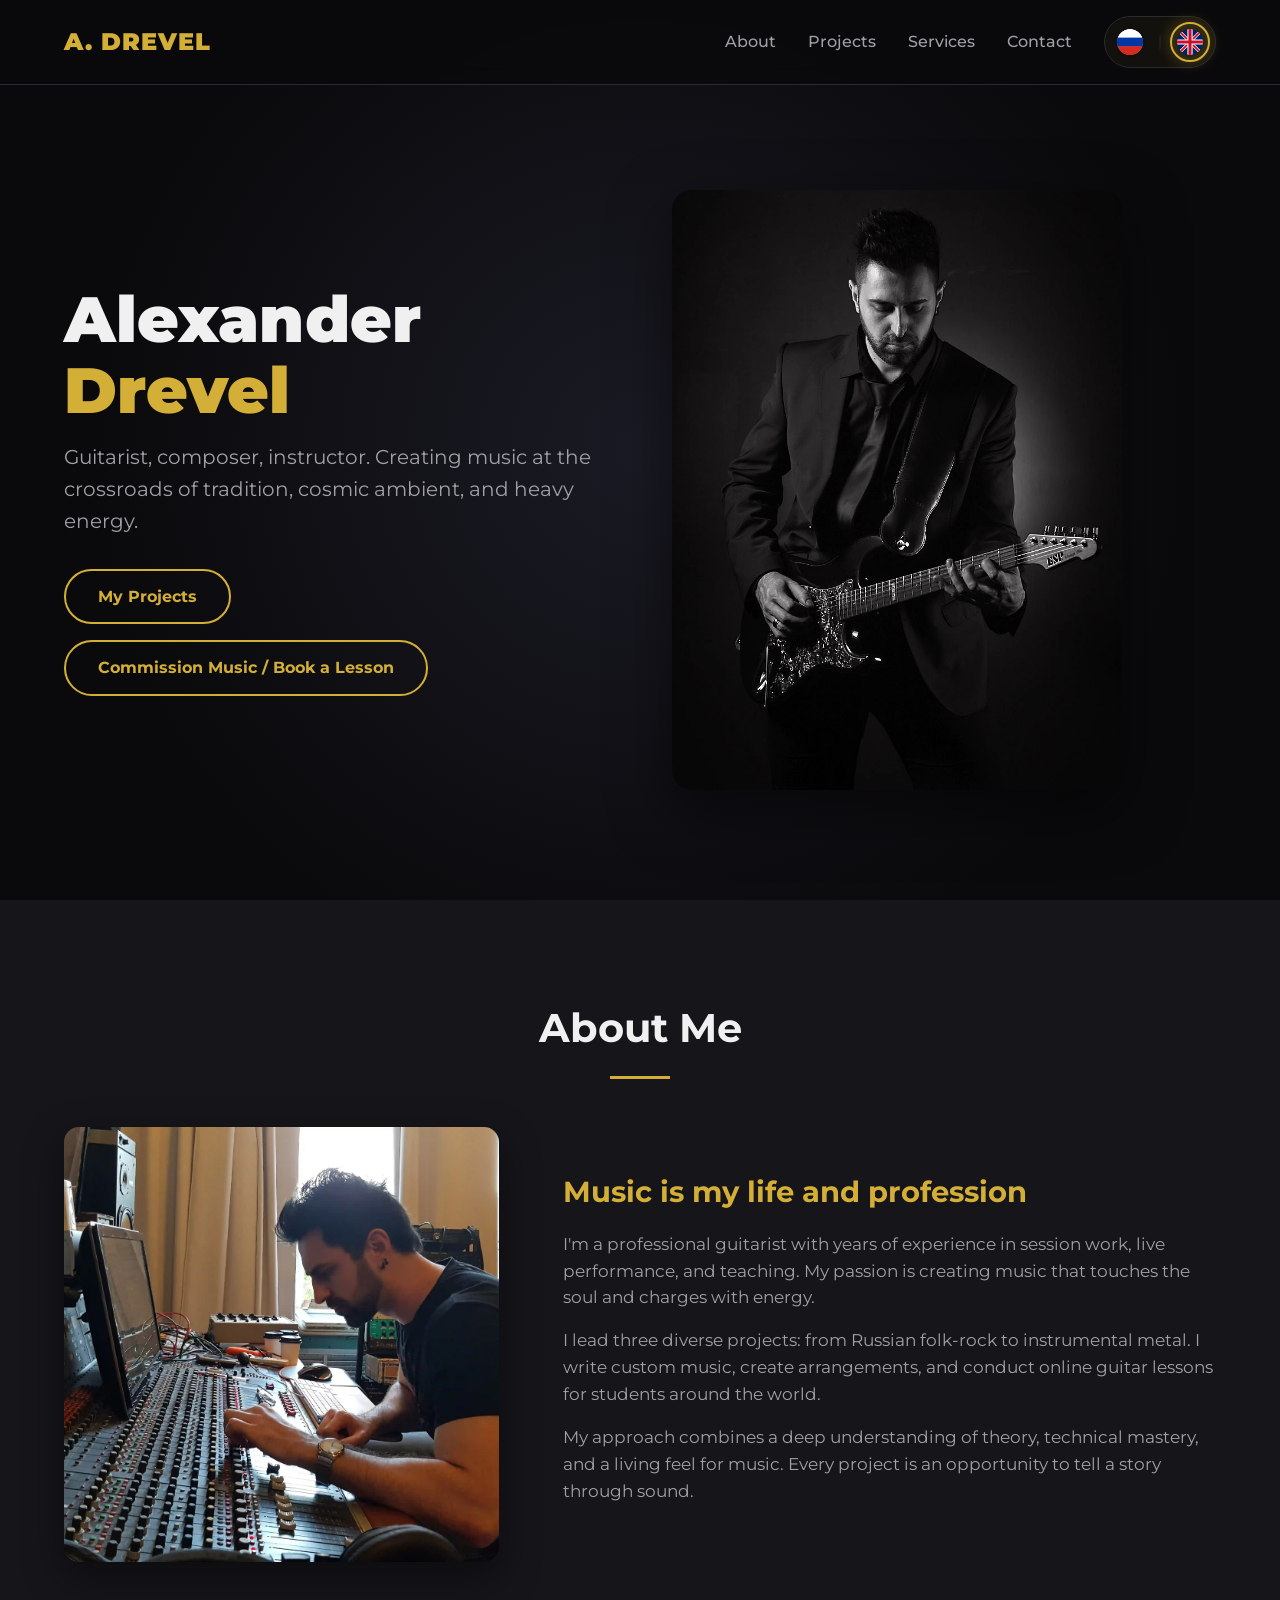
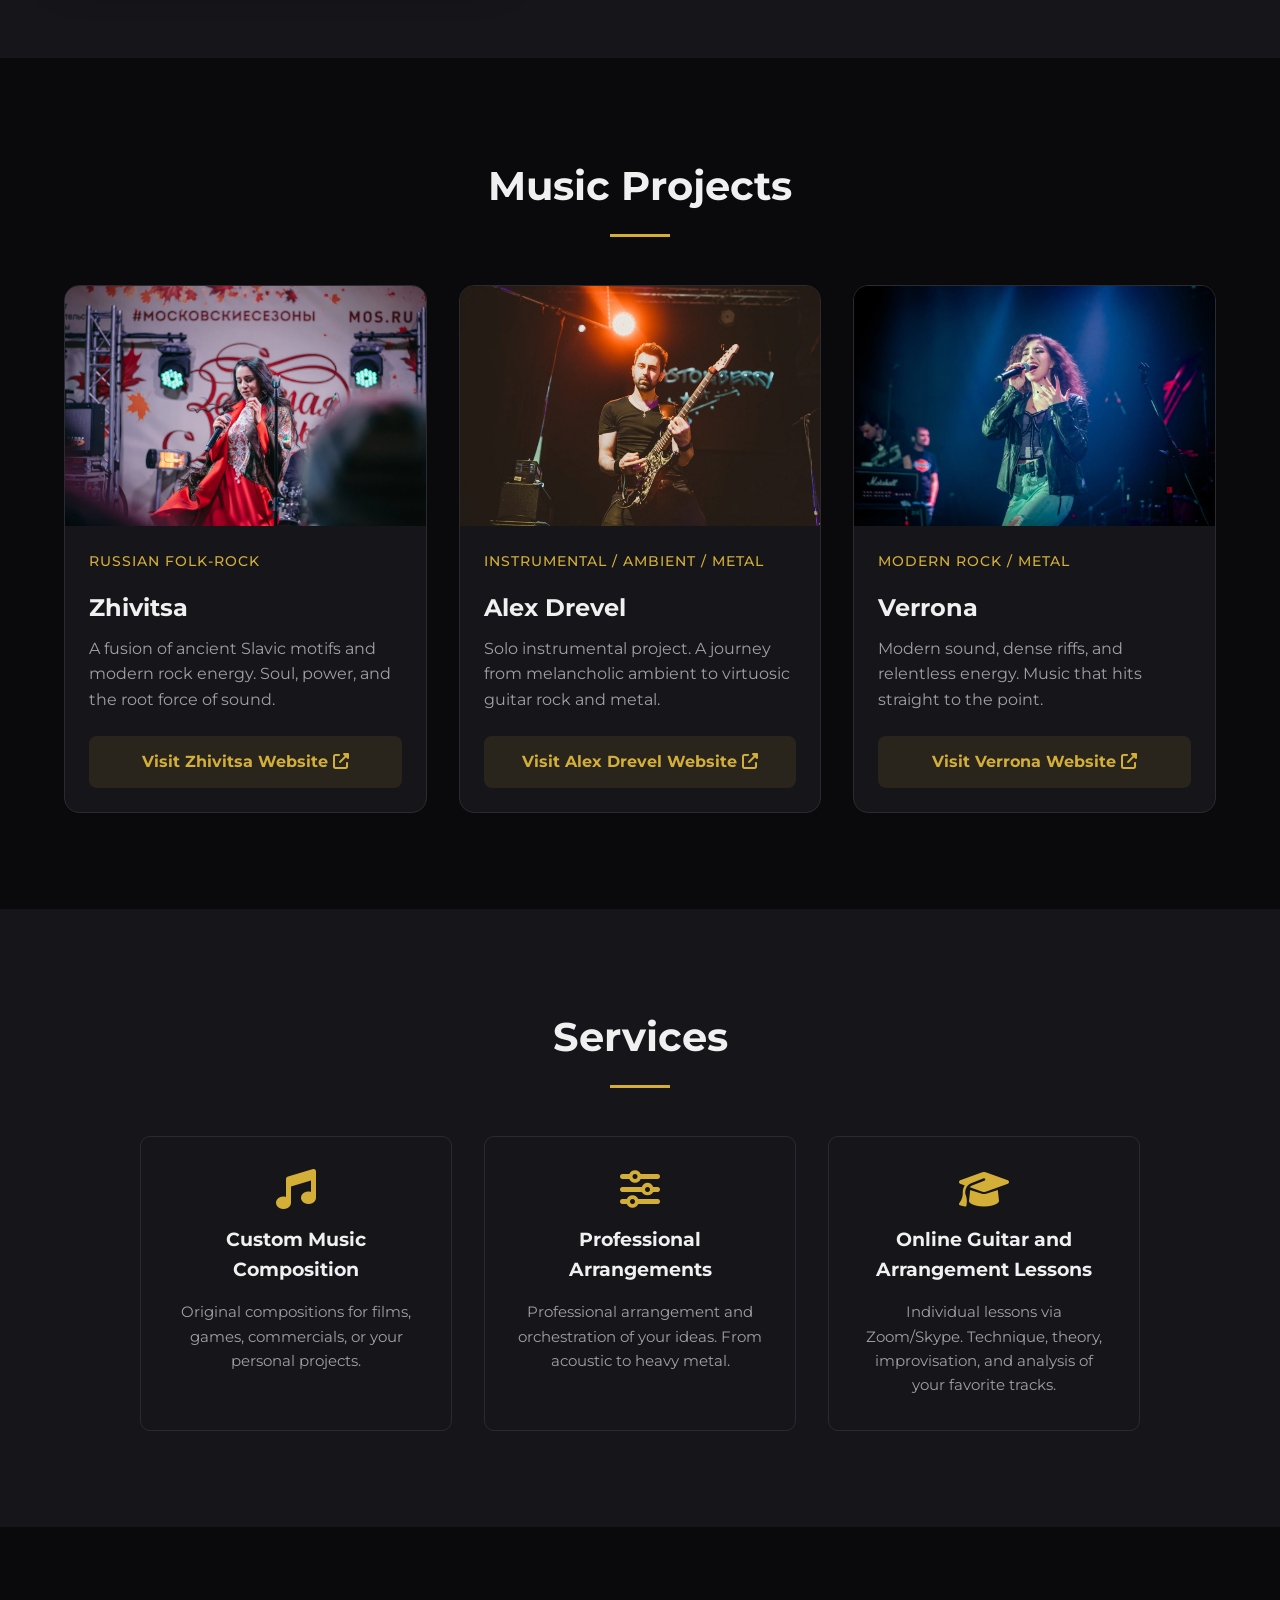
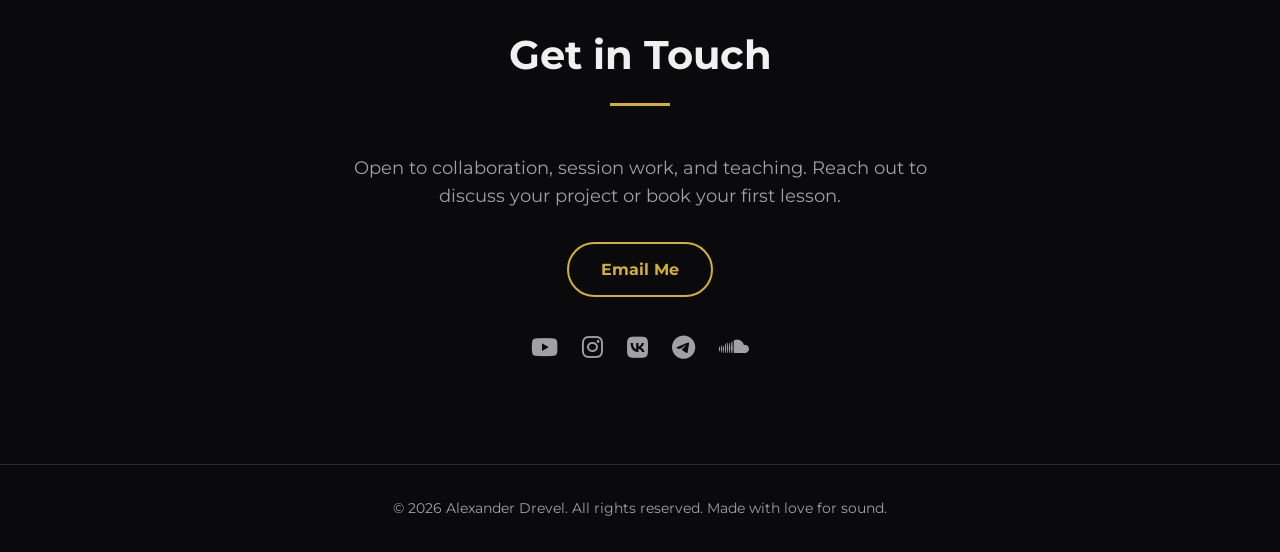
<file: en/index.html>
<!DOCTYPE html>
<html lang="en">

<head>
    <!-- Google tag (gtag.js) -->
<script async src="https://www.googletagmanager.com/gtag/js?id=G-Z2ZT39YNPB"></script>
<script>
  window.dataLayer = window.dataLayer || [];
  function gtag(){dataLayer.push(arguments);}
  gtag('js', new Date());

  gtag('config', 'G-Z2ZT39YNPB');
</script>

    <!-- Yandex.Metrika counter -->
<script type="text/javascript">
    (function(m,e,t,r,i,k,a){
        m[i]=m[i]||function(){(m[i].a=m[i].a||[]).push(arguments)};
        m[i].l=1*new Date();
        for (var j = 0; j < document.scripts.length; j++) {if (document.scripts[j].src === r) { return; }}
        k=e.createElement(t),a=e.getElementsByTagName(t)[0],k.async=1,k.src=r,a.parentNode.insertBefore(k,a)
    })(window, document,'script','https://mc.yandex.ru/metrika/tag.js?id=111252463', 'ym');

    ym(111252463, 'init', {ssr:true, webvisor:true, clickmap:true, ecommerce:"dataLayer", referrer: document.referrer, url: location.href, accurateTrackBounce:true, trackLinks:true});
</script>
<noscript><div><img src="https://mc.yandex.ru/watch/111252463" style="position:absolute; left:-9999px;" alt="" /></div></noscript>

    <meta charset="UTF-8">
    <meta name="viewport" content="width=device-width, initial-scale=1.0">
    <meta name="robots" content="index, follow, max-image-preview:large">
    <meta name="description" content="Alexander Drevel is a professional guitarist, composer, and instructor. Original music, arrangements, online guitar lessons, instrumental projects, and collaborations. Leader of Zhivitsa, Alex Drevel and Verrona music projects.">
    <meta name="keywords" content="Alexander Drevel, session guitarist, soundtrack composer, guitar lessons online, game music">
    <title>Alexander Drevel | guitarist, composer, original music, online guitar lessons</title>
    <link rel="canonical" href="https://drevelmusic.github.io/en/">
    <link rel="alternate" hreflang="ru" href="https://drevelmusic.github.io/">
    <link rel="alternate" hreflang="en" href="https://drevelmusic.github.io/en/">
    <link rel="alternate" hreflang="x-default" href="https://drevelmusic.github.io/">
<meta property="og:type" content="website">
    <meta property="og:title" content="Alexander Drevel | Guitarist, composer, and instructor.">
    <meta property="og:description" content="Session guitarist, soundtrack composer, guitar lessons online, game music">
    <meta property="og:image" content="https://drevelmusic.github.io/img/social_cover.webp">
    <meta property="og:url" content="https://drevelmusic.github.io/">
    <meta property="og:locale" content="ru_RU">
    <meta name="twitter:card" content="summary_large_image">
    <meta name="twitter:title" content="Alexander Drevel | Guitarist, composer, and instructor.">
    <meta name="twitter:description" content="Session guitarist, soundtrack composer, guitar lessons online, game music">
    <meta name="twitter:image" content="https://drevelmusic.github.io/img/social_cover.webp">
    <link rel="preconnect" href="https://fonts.gstatic.com" crossorigin>
    <link rel="preconnect" href="https://fonts.googleapis.com">
    <link href="https://fonts.googleapis.com/css2?family=Montserrat:wght@300;500;700;900&display=swap" rel="stylesheet">
    <link rel="stylesheet" href="https://cdnjs.cloudflare.com/ajax/libs/font-awesome/6.4.0/css/all.min.css">
    <link href="../css/style.css" rel="stylesheet">
    <link rel="icon" href="../img/favicon_light.png" media="(prefers-color-scheme: light)">
    <link rel="icon" href="../img/favicon_dark.png" media="(prefers-color-scheme: dark)">
    <script type="application/ld+json">
        {
            "@context": "https://schema.org",
            "@graph": [{
                    "@type": "Person",
                    "@id": "https://drevelmusic.github.io/#person",
                    "name": "Александр Древель",
                    "alternateName": "Alexander Drevel",
                    "url": "https://drevelmusic.github.io/",
                    "image": "https://drevelmusic.github.io/img/social_cover.webp",
                    "jobTitle": [
                        "Гитарист",
                        "Композитор",
                        "Преподаватель гитары"
                    ],
                    "description": "Профессиональный гитарист, композитор и преподаватель. Автор инструментальной музыки, аранжировщик и руководитель музыкальных проектов.",
                    "knowsAbout": [
                        "Гитара",
                        "Композиция",
                        "Аранжировка",
                        "Музыка для фильмов",
                        "Музыка для игр",
                        "Онлайн-уроки гитары",
                        "Ambient",
                        "Metal",
                        "Folk Rock"
                    ],
                    "sameAs": [
                        "https://www.youtube.com/@alexdrevelmusic",
                        "https://instagram.com/alexdrevelmusic",
                        "https://vk.ru/alexdrevelclub",
                        "https://t.me/alexdrevelmusic",
                        "https://soundcloud.com/alexander-drevel"
                    ]
                },
                {
                    "@type": "WebSite",
                    "@id": "https://drevelmusic.github.io/#website",
                    "url": "https://drevelmusic.github.io/",
                    "name": "Alexander Drevel",
                    "publisher": {
                        "@id": "https://drevelmusic.github.io/#person"
                    },
                    "inLanguage": [
                        "ru",
                        "en"
                    ]
                },
                {
                    "@type": "Service",
                    "@id": "https://drevelmusic.github.io/#services",
                    "provider": {
                        "@id": "https://drevelmusic.github.io/#person"
                    },
                    "serviceType": [
                        "Музыка на заказ",
                        "Аранжировка",
                        "Онлайн-уроки гитары"
                    ],
                    "areaServed": "Worldwide",
                    "availableLanguage": [
                        "ru",
                        "en"
                    ]
                }
            ]
        },

        {
            "@context": "https://schema.org",
            "@type": "MusicGroup",

            "name": "Verrona",
            "url": "https://verrona.codeberg.page",

            "foundingDate": "2017",

            "knowsAbout": [
                "Metal",
                "Rock",
                "Alternative"
            ],

            "member": [

                {
                    "@type": "Person",
                    "name": "Вероника Нагайцева"
                },

                {
                    "@type": "Person",
                    "name": "Александр Древель"
                },

                {
                    "@type": "Person",
                    "name": "Евгений Сомов"
                }

            ],

            "album": [

                {
                    "@type": "MusicAlbum",
                    "name": "In Deep",
                    "datePublished": "2019",
                    "image": {
                        "@type": "ImageObject",
                        "url": "https://verrona.github.io/img/in_deep.webp"

                    },

                    "numTracks": 10,

                    "genre": [
                        "Rock",
                        "Metal",
                        "Alternative"
                    ],
                    "byArtist": {
                        "@type": "MusicGroup",
                        "name": "Great Revival"
                    },

                    "track": [{
                            "@type": "MusicRecording",
                            "position": 1,
                            "name": "In Blind",
                            "duration": "PT4M31S",
                            "isrcCode": "DEUA31900254"
                        },
                        {
                            "@type": "MusicRecording",
                            "position": 2,
                            "name": "Parasite",
                            "duration": "PT4M23S",
                            "isrcCode": "DEUA31900255"
                        },
                        {
                            "@type": "MusicRecording",
                            "position": 3,
                            "name": "Berlin",
                            "duration": "PT4M7S",
                            "isrcCode": "DEUA31900256"
                        },
                        {
                            "@type": "MusicRecording",
                            "position": 4,
                            "name": "Looking For You",
                            "duration": "PT3M31S",
                            "isrcCode": "DEUA31900257"
                        },
                        {
                            "@type": "MusicRecording",
                            "position": 5,
                            "name": "Because Of Me",
                            "duration": "PT4M34S",
                            "isrcCode": "DEUA31900258"
                        },
                        {
                            "@type": "MusicRecording",
                            "position": 6,
                            "name": "Beautiful",
                            "duration": "PT3M51S",
                            "isrcCode": "DEUA31900259"
                        },
                        {
                            "@type": "MusicRecording",
                            "position": 7,
                            "name": "Keep The Faith",
                            "duration": "PT2M56S",
                            "isrcCode": "DEUA31900260"
                        },
                        {
                            "@type": "MusicRecording",
                            "position": 8,
                            "name": "In Deep",
                            "duration": "PT3M54S",
                            "isrcCode": "DEUA31900261"
                        },
                        {
                            "@type": "MusicRecording",
                            "position": 9,
                            "name": "Time",
                            "duration": "PT4M10S",
                            "isrcCode": "DEUA31900262"
                        },
                        {
                            "@type": "MusicRecording",
                            "position": 10,
                            "name": "Stronger",
                            "duration": "PT4M41S",
                            "isrcCode": "DEUA31900263"
                        }
                    ],

                    "sameAs": [
                        "https://music.yandex.ru/album/8644806",
                        "https://vk.ru/music/album/-2000364182_5364182_98790bb657b7988d27",
                        "https://music.apple.com/us/album/in-deep/1478871938",
                        "https://www.youtube.com/playlist?list=OLAK5uy_kdMpTI-XTgnSuBNPhRC2HSesHBObjsBcE",
                        "https://open.spotify.com/album/0Ru4EEttbrjYVi6ZOFPHfv",
                        "https://music.amazon.com/albums/B07X8XC6SB"
                    ]
                },

                {
                    "@type": "MusicAlbum",
                    "name": "Паразит",
                    "datePublished": "2020",
                    "image": {
                        "@type": "ImageObject",
                        "url": "https://verrona.github.io/img/parasite.webp"

                    },

                    "numTracks": 1,

                    "genre": [
                        "Rock",
                        "Metal",
                        "Alternative"
                    ],
                    "byArtist": {
                        "@type": "MusicGroup",
                        "name": "Great Revival"
                    },

                    "track": [{
                        "@type": "MusicRecording",
                        "position": 1,
                        "name": "Parasite",
                        "duration": "PT3M34S"

                    }],

                    "sameAs": [
                        "https://music.yandex.ru/album/10565634",
                        "https://vk.ru/music/album/-2000981070_7981070_5feac075adde68511c",
                        "https://music.apple.com/us/album/паразит-single/1521935700",
                        "https://www.youtube.com/watch?v=nP2viWbtZgw&list=RDnP2viWbtZgw&start_radio=1",
                        "https://open.spotify.com/album/17AAMJ8fEtrImb9BpIjeMS"
                    ]
                },

                {
                    "@type": "MusicAlbum",
                    "name": "Танец под дождём",
                    "datePublished": "2020",
                    "image": {
                        "@type": "ImageObject",
                        "url": "https://verrona.github.io/img/tanez.webp"

                    },

                    "numTracks": 1,

                    "genre": [
                        "Rock",
                        "Alternative"
                    ],
                    "byArtist": {
                        "@type": "MusicGroup",
                        "name": "Great Revival"
                    },

                    "track": [{
                        "@type": "MusicRecording",
                        "position": 1,
                        "name": "Танец под дождём",
                        "duration": "PT3M40S"
                    }],

                    "sameAs": [
                        "https://music.yandex.ru/album/11583635",
                        "https://vk.ru/music/album/-2000222791_8222791_c8fc6475554f7d4ba4",
                        "https://music.apple.com/us/album/танец-под-дождём-single/1525197291",
                        "https://www.youtube.com/watch?v=M-sOfhyTvOM&list=RDM-sOfhyTvOM&start_radio=1",
                        "https://open.spotify.com/album/6xeomcOFpnOeOLR16VaMRF"
                    ]
                },

                {
                    "@type": "MusicAlbum",
                    "name": "Шипы",
                    "datePublished": "2020",
                    "image": {
                        "@type": "ImageObject",
                        "url": "https://verrona.github.io/img/shipy.webp"

                    },

                    "numTracks": 1,

                    "genre": [
                        "Rock",
                        "Metal",
                        "Alternative"
                    ],
                    "byArtist": {
                        "@type": "MusicGroup",
                        "name": "Great Revival"
                    },

                    "track": [{
                        "@type": "MusicRecording",
                        "position": 1,
                        "name": "Шипы",
                        "duration": "PT3M37S"
                    }],

                    "sameAs": [
                        "https://music.yandex.ru/album/12656053",
                        "https://vk.ru/music/album/-2000281266_9281266_487998c0116a116c2a",
                        "https://music.apple.com/us/album/шипы-single/1538475339",
                        "https://www.youtube.com/watch?v=VANVOhlwIfw&list=RDVANVOhlwIfw&start_radio=1",
                        "https://open.spotify.com/album/5P2PhHfVzSSolDQ1AN1XrD"
                    ]
                },

                {
                    "@type": "MusicAlbum",
                    "name": "Любовь без прелюдий",
                    "datePublished": "2022",
                    "image": {
                        "@type": "ImageObject",
                        "url": "https://verrona.github.io/img/lubov_bez_preludiy.webp"

                    },

                    "numTracks": 1,

                    "genre": [
                        "Rock",
                        "Metal",
                        "Alternative"
                    ],
                    "byArtist": {
                        "@type": "MusicGroup",
                        "name": "Great Revival"
                    },

                    "track": [{
                        "@type": "MusicRecording",
                        "position": 1,
                        "name": "Любовь без прелюдий",
                        "duration": "PT3M43S"
                    }],

                    "sameAs": [
                        "https://music.yandex.ru/album/23888789",
                        "https://vk.ru/music/album/-2000614362_16614362_8b6888f1e2f7a54786",
                        "https://music.apple.com/ru/album/любовь-без-прелюдий-single/1652404010",
                        "https://music.youtube.com/playlist?list=OLAK5uy_mqXPPD4W-5L-OROmSEtViQJYiXeTf8m6c",
                        "https://open.spotify.com/album/5d36qCWlGeGpj1LYgj0KbA"
                    ]
                },
                {
                    "@type": "MusicAlbum",
                    "name": "Паранойя",
                    "datePublished": "2023",
                    "image": {
                        "@type": "ImageObject",
                        "url": "https://verrona.github.io/img/paranoya.webp"

                    },

                    "numTracks": 1,

                    "genre": [
                        "Rock",
                        "Metal",
                        "Alternative"
                    ],
                    "byArtist": {
                        "@type": "MusicGroup",
                        "name": "Great Revival"
                    },

                    "track": [{
                        "@type": "MusicRecording",
                        "position": 1,
                        "name": "Паранойя",
                        "duration": "PT3M31S"
                    }],

                    "sameAs": [
                        "https://music.yandex.ru/album/25053905",
                        "https://vk.ru/music/album/-2000446923_17446923_28c2962d504e9f9477",
                        "https://music.apple.com/us/album/паранойя-single/1681223843",
                        "https://www.youtube.com/watch?v=-ZHNSKj-hqs&list=RD-ZHNSKj-hqs&start_radio=1",
                        "https://open.spotify.com/album/0NYPJKRrfW8c1LftnPf2LF"
                    ]
                },
                {
                    "@type": "MusicAlbum",
                    "name": "Одиночество",
                    "datePublished": "2024",
                    "image": {
                        "@type": "ImageObject",
                        "url": "https://verrona.github.io/img/odinochestvo.webp"

                    },

                    "numTracks": 1,

                    "genre": [
                        "Rock",
                        "Metal",
                        "Alternative"
                    ],
                    "byArtist": {
                        "@type": "MusicGroup",
                        "name": "Great Revival"
                    },

                    "track": [{
                        "@type": "MusicRecording",
                        "position": 1,
                        "name": "Одиночество",
                        "duration": "PT3M35S"
                    }],

                    "sameAs": [
                        "https://music.yandex.ru/album/31198247",
                        "https://vk.ru/music/album/-2000824137_20824137_e31accb2f2a13795dd",
                        "https://music.apple.com/us/album/одиночество-single/1746063606",
                        "https://www.youtube.com/watch?v=TRPHKf3_Tao&list=RDTRPHKf3_Tao&start_radio=1",
                        "https://open.spotify.com/album/6s6aBRzeSXYHiftH87k0Ty",
                        "https://music.amazon.com/albums/B0D6F2PRVB"
                    ]
                },
                {
                    "@type": "MusicAlbum",
                    "name": "Берега",
                    "datePublished": "2025",
                    "image": {
                        "@type": "ImageObject",
                        "url": "https://verrona.github.io/img/berega.webp"

                    },

                    "numTracks": 2,

                    "genre": [
                        "Rock",
                        "Metal",
                        "Alternative"
                    ],
                    "byArtist": {
                        "@type": "MusicGroup",
                        "name": "Great Revival"
                    },

                    "track": [{
                            "@type": "MusicRecording",
                            "position": 1,
                            "name": "Не нужна",
                            "duration": "PT4M35S",
                            "isrcCode": "QZTPX2514225"
                        },
                        {
                            "@type": "MusicRecording",
                            "position": 2,
                            "name": "Берега",
                            "duration": "PT4M23S",
                            "isrcCode": "QZTPX2514226"
                        }
                    ],

                    "sameAs": [
                        "https://music.yandex.ru/album/38226128",
                        "https://vk.ru/music/album/-2000257037_25257037_283964561c7bb2bd97",
                        "https://play.anghami.com/album/1074680193?refer=featurefm",
                        "https://geo.music.apple.com/us/album/берега-single/1839879702?app=itunes&ls=1",
                        "https://www.tidal.com/album/460632453",
                        "https://www.youtube.com/playlist?list=OLAK5uy_kkV9nwVNROqfF_PNoMu4TwySFhhuvf4r8",
                        "https://open.spotify.com/album/14FLzF10nOQtJjYL62bnw5",
                        "https://music.amazon.com/albums/B0FR4W4Z26?ref=dm_ff_amazonmusic_3p",
                        "https://www.deezer.com/album/821583041"
                    ]
                }




            ],

            "description": "Verrona — честный modern hard rock из сердца Москвы.",

            "foundingLocation": {
                "@type": "Place",
                "name": "Moscow, Russia"
            },

            "logo": {
                "@type": "ImageObject",
                "url": "https://verrona.codeberg.page/img/logo.webp"
            },

            "image": {
                "@type": "ImageObject",
                "url": "https://verrona.codeberg.page/img/social_cover.webp",
                "width": 1200,
                "height": 630
            },

            "genre": [
                "Rock",
                "Metal",
                "Alternative"
            ],

            "mainEntityOfPage": "https://verrona.codeberg.page/",

            "sameAs": [
                "https://vk.ru/artist/1125941773546352592",
                "https://www.youtube.com/@verronamusic",
                "https://music.yandex.ru/artist/4239261",
                "https://open.spotify.com/artist/1h6qh7RYEoN9R3uheAf0XN?si=jtu0jki2Sz66ht8Evk626A",
                "https://music.apple.com/au/artist/great-revival/314202456",
                "https://music.amazon.com/artists/B0028GSX6M/great-revival"
            ]

        },

        {
            "@context": "https://schema.org",
            "@type": "MusicGroup",
            "@id": "https://zhivitsa.github.io/#musicgroup",

            "name": "Живица",
            "url": "https://zhivitsa.github.io",

            "foundingDate": "2013",

            "knowsAbout": [
                "Russian folk songs",
                "Russian folklore",
                "Folk Rock",
                "World Music",
                "Progressive Rock",
                "Acoustic music"
            ],

            "member": [

                {
                    "@type": "Person",
                    "name": "Алёна Анисимова"
                },

                {
                    "@type": "Person",
                    "name": "Александр Древель"
                },

                {
                    "@type": "Person",
                    "name": "Александр Ольхин"
                },

                {
                    "@type": "Person",
                    "name": "Александр Ануфриев"
                },

                {
                    "@type": "Person",
                    "name": "Ярослав Шевченко"
                }

            ],

            "album": [

                {
                    "@type": "MusicAlbum",
                    "name": "Миру мир",
                    "datePublished": "2016",
                    "image": {
                        "@type": "ImageObject",
                        "url": "https://zhivitsa.github.io/img/miru_mir.webp"

                    },

                    "numTracks": 13,

                    "genre": [
                        "Folk Rock",
                        "Progressive Rock",
                        "Russian Folk",
                        "World Music"
                    ],
                    "byArtist": {
                        "@type": "MusicGroup",
                        "name": "Живица"
                    },

                    "track": [{
                            "@type": "MusicRecording",
                            "position": 1,
                            "name": "Увертюра",
                            "duration": "PT47S",
                            "isrcCode": "AUBEC1837454"
                        },
                        {
                            "@type": "MusicRecording",
                            "position": 2,
                            "name": "Миру мир",
                            "duration": "PT4M22S",
                            "isrcCode": "AUBEC1837455"
                        },
                        {
                            "@type": "MusicRecording",
                            "position": 3,
                            "name": "Русская песня",
                            "duration": "PT4M2S",
                            "isrcCode": "AUBEC1837456"
                        },
                        {
                            "@type": "MusicRecording",
                            "position": 4,
                            "name": "Я качу мечу золото кольцо",
                            "duration": "PT3M55S",
                            "isrcCode": "AUBEC1837457"
                        },
                        {
                            "@type": "MusicRecording",
                            "position": 5,
                            "name": "Порушка Параня",
                            "duration": "PT3M30S",
                            "isrcCode": "AUBEC1837458"
                        },
                        {
                            "@type": "MusicRecording",
                            "position": 6,
                            "name": "Кумушки",
                            "duration": "PT5M8S",
                            "isrcCode": "AUBEC1837459"
                        },
                        {
                            "@type": "MusicRecording",
                            "position": 7,
                            "name": "О е ра",
                            "duration": "PT3M53S",
                            "isrcCode": "AUBEC1837460"
                        },
                        {
                            "@type": "MusicRecording",
                            "position": 8,
                            "name": "Вир вир колодезь",
                            "duration": "PT5M51S",
                            "isrcCode": "AUBEC1837461"
                        },
                        {
                            "@type": "MusicRecording",
                            "position": 9,
                            "name": "Жена мужа не любила",
                            "duration": "PT4M41S",
                            "isrcCode": "AUBEC1837462"
                        },
                        {
                            "@type": "MusicRecording",
                            "position": 10,
                            "name": "Во горнице",
                            "duration": "PT2M21S",
                            "isrcCode": "AUBEC1837463"
                        },
                        {
                            "@type": "MusicRecording",
                            "position": 11,
                            "name": "Белилицы",
                            "duration": "PT4M1S",
                            "isrcCode": "AUBEC1837464"
                        },
                        {
                            "@type": "MusicRecording",
                            "position": 12,
                            "name": "В нашем садочку",
                            "duration": "PT5M42S",
                            "isrcCode": "AUBEC1837465"
                        },
                        {
                            "@type": "MusicRecording",
                            "position": 13,
                            "name": "С кем гуляю не скажу",
                            "duration": "PT4M1S",
                            "isrcCode": "AUBEC1837466"
                        }
                    ],

                    "sameAs": [
                        "https://music.yandex.ru/album/30916356",
                        "https://vk.ru/music/album/-2000681487_20681487_eeb1bcc4ac6b085784",
                        "https://play.anghami.com/album/5573020?refer=featurefm",
                        "https://geo.music.apple.com/au/album/миру-мир/1743188457?app=itunes&ls=1",
                        "https://geo.music.apple.com/au/album/миру-мир/1743188457?app=music&ls=1",
                        "https://www.tidal.com/album/359663344",
                        "https://music.youtube.com/watch?v=QYwStabJFUg",
                        "https://open.spotify.com/album/2lZKfDs0icAEdlW3d84trO",
                        "https://music.amazon.com/albums/B0D2P53ZK2?ref=dm_ff_featurefm"
                    ]
                },

                {
                    "@type": "MusicAlbum",
                    "name": "Из России с любовью",
                    "datePublished": "2025",
                    "image": {
                        "@type": "ImageObject",
                        "url": "https://zhivitsa.github.io/img/iz_rossii_s_lyubovyu.webp"

                    },

                    "numTracks": 8,

                    "genre": [
                        "Folk Rock",
                        "Folk Metal",
                        "Russian Folk",
                        "Progressive Rock",
                        "World Music"
                    ],
                    "byArtist": {
                        "@type": "MusicGroup",
                        "name": "Живица"
                    },

                    "track": [{
                            "@type": "MusicRecording",
                            "position": 1,
                            "name": "Живица",
                            "duration": "PT1M56S",
                            "isrcCode": "QZNJY2576521"
                        },
                        {
                            "@type": "MusicRecording",
                            "position": 2,
                            "name": "Выходила Дунюшка",
                            "duration": "PT4M5S",
                            "isrcCode": "QZNJY2576522"
                        },
                        {
                            "@type": "MusicRecording",
                            "position": 3,
                            "name": "Занемог",
                            "duration": "PT4M58S",
                            "isrcCode": "QZNJY2576523"
                        },
                        {
                            "@type": "MusicRecording",
                            "position": 4,
                            "name": "Девка по саду ходила",
                            "duration": "PT3M46S",
                            "isrcCode": "QZNJY2576524"
                        },
                        {
                            "@type": "MusicRecording",
                            "position": 5,
                            "name": "Снежки сыплют",
                            "duration": "PT4M42S",
                            "isrcCode": "QZNJY2576525"
                        },
                        {
                            "@type": "MusicRecording",
                            "position": 6,
                            "name": "Горе",
                            "duration": "PT4M56S",
                            "isrcCode": "QZNJY2576526"
                        },
                        {
                            "@type": "MusicRecording",
                            "position": 7,
                            "name": "Федора",
                            "duration": "PT3M50S",
                            "isrcCode": "QZNJY2576527"
                        },
                        {
                            "@type": "MusicRecording",
                            "position": 8,
                            "name": "Миру мир",
                            "duration": "PT4M8S",
                            "isrcCode": "QZNJY2576528"
                        }
                    ],

                    "sameAs": [
                        "https://music.yandex.ru/album/37724327",
                        "https://vk.ru/music/album/-2000907308_24907308_37b66a61ed22defab6",
                        "https://play.anghami.com/album/1072786998?refer=featurefm",
                        "https://geo.music.apple.com/us/album/из-россии-с-любовью/1831695270?app=music&ls=1",
                        "https://www.tidal.com/album/452699111",
                        "https://www.youtube.com/playlist?list=OLAK5uy_mWaLIN5e04TZ0d67to-hzkoGbQLk5hoiQ",
                        "https://open.spotify.com/album/7iVjxZRt8aqrv3oAblK16M",
                        "https://music.amazon.com/albums/B0FLJNHN72?ref=dm_ff_amazonmusic_3p",
                        "https://www.deezer.com/album/800866661"
                    ]
                },

                {
                    "@type": "MusicAlbum",
                    "name": "Акустика",
                    "datePublished": "2026",
                    "image": {
                        "@type": "ImageObject",
                        "url": "https://zhivitsa.github.io/img/akustika.webp"

                    },

                    "numTracks": 16,

                    "genre": [
                        "Acoustic",
                        "Folk Rock",
                        "Russian Folk",
                        "World Music",
                        "Progressive Rock"
                    ],
                    "byArtist": {
                        "@type": "MusicGroup",
                        "name": "Живица"
                    },

                    "track": [{
                            "@type": "MusicRecording",
                            "position": 1,
                            "name": "Белилицы",
                            "duration": "PT3M54S",
                            "isrcCode": "US7VG2659213"
                        },
                        {
                            "@type": "MusicRecording",
                            "position": 2,
                            "name": "Снежки сыплют",
                            "duration": "PT4M15S",
                            "isrcCode": "US7VG2659214"
                        },
                        {
                            "@type": "MusicRecording",
                            "position": 3,
                            "name": "В нашем садочку",
                            "duration": "PT5M",
                            "isrcCode": "US7VG2659215"
                        },
                        {
                            "@type": "MusicRecording",
                            "position": 4,
                            "name": "Девка по саду ходила",
                            "duration": "PT3M40S",
                            "isrcCode": "US7VG2659216"
                        },
                        {
                            "@type": "MusicRecording",
                            "position": 5,
                            "name": "Русская песня",
                            "duration": "PT3M37S",
                            "isrcCode": "US7VG2659217"
                        },
                        {
                            "@type": "MusicRecording",
                            "position": 6,
                            "name": "Вир вир колодезь",
                            "duration": "PT5M51S",
                            "isrcCode": "US7VG2659218"
                        },
                        {
                            "@type": "MusicRecording",
                            "position": 7,
                            "name": "С кем гуляю не скажу",
                            "duration": "PT4M",
                            "isrcCode": "US7VG2659219"
                        },
                        {
                            "@type": "MusicRecording",
                            "position": 8,
                            "name": "Жена мужа не любила",
                            "duration": "PT4M37S",
                            "isrcCode": "US7VG2659220"
                        },
                        {
                            "@type": "MusicRecording",
                            "position": 9,
                            "name": "Федора",
                            "duration": "PT3M27S",
                            "isrcCode": "US7VG2659221"
                        },
                        {
                            "@type": "MusicRecording",
                            "position": 10,
                            "name": "Выходила Дунюшка",
                            "duration": "PT4M11S",
                            "isrcCode": "US7VG2659222"
                        },
                        {
                            "@type": "MusicRecording",
                            "position": 11,
                            "name": "Порушка Параня",
                            "duration": "PT3M24S",
                            "isrcCode": "US7VG2659223"
                        },
                        {
                            "@type": "MusicRecording",
                            "position": 12,
                            "name": "О е ра",
                            "duration": "PT3M14S",
                            "isrcCode": "US7VG2659224"
                        },
                        {
                            "@type": "MusicRecording",
                            "position": 13,
                            "name": "Я качу мечу золото кольцо",
                            "duration": "PT3M8S",
                            "isrcCode": "US7VG2659225"
                        },
                        {
                            "@type": "MusicRecording",
                            "position": 14,
                            "name": "Во горнице",
                            "duration": "PT2M28S",
                            "isrcCode": "US7VG2659226"
                        },
                        {
                            "@type": "MusicRecording",
                            "position": 15,
                            "name": "Кумушки",
                            "duration": "PT3M27S",
                            "isrcCode": "US7VG2659227"
                        },
                        {
                            "@type": "MusicRecording",
                            "position": 16,
                            "name": "Миру мир",
                            "duration": "PT4M14S",
                            "isrcCode": "US7VG2659228"
                        }
                    ],

                    "sameAs": [
                        "https://music.yandex.ru/album/40785133",
                        "https://vk.ru/music/album/-2000817386_26817386_f67dc64e89847cb3ac",
                        "https://play.anghami.com/album/1084427215?refer=featurefm",
                        "https://geo.music.apple.com/us/album/акустика/1878706409?app=music&ls=1",
                        "https://www.tidal.com/album/500724138",
                        "https://www.youtube.com/playlist?list=OLAK5uy_lYN-L6PGSpHG4XjgytBv6yJAL3SAGO9aU",
                        "https://open.spotify.com/album/2EaKYhLPW3p4kMgJ0OPYBC",
                        "https://music.amazon.com/albums/B089ZX4RKZ?ref=dm_ff_amazonmusic_3p",
                        "https://www.deezer.com/album/923584351"
                    ]
                }

            ],

            "description": "Живица — российская фолк-рок группа из Москвы, исполняющая русские народные песни в авторских рок-аранжировках.",

            "foundingLocation": {
                "@type": "Place",
                "name": "Moscow, Russia"
            },

            "logo": {
                "@type": "ImageObject",
                "url": "https://zhivitsa.github.io/img/logo.png"
            },

            "image": {
                "@type": "ImageObject",
                "url": "https://zhivitsa.github.io/img/social_cover.webp",
                "width": 1200,
                "height": 630
            },

            "genre": [
                "Folk Rock",
                "Russian Folk",
                "World Music",
                "Progressive Rock"
            ],

            "mainEntityOfPage": "https://zhivitsa.github.io/",

            "sameAs": [
                "https://vk.ru/artist/524290974545216601",
                "https://www.youtube.com/@zhivitsamusic",
                "https://music.yandex.ru/artist/6440425",
                "https://open.spotify.com/artist/5HxcTaVfNSK0hqm5ulQGM4",
                "https://music.apple.com/au/artist/1444245915",
                "https://music.amazon.com/artists/B01I2DWAUE/живица"
            ]
        },

        {
            "@context": "https://schema.org",
            "@type": "MusicGroup",

            "name": "Alex Drevel",
            "url": "https://alexdrevel.codeberg.page",

            "foundingDate": "2022",

            "knowsAbout": [
                "Instrumental Rock",
                "Metal",
                "Ambient Guitar",
                "Folk",
                "World Music",
                "Acoustic"
            ],

            "member": [

                {
                    "@type": "Person",
                    "name": "Александр Древель"
                }

            ],

            "album": [

                {
                    "@type": "MusicAlbum",
                    "name": "The Light of Mine",
                    "datePublished": "2022-09-14",
                    "image": {
                        "@type": "ImageObject",
                        "url": "https://alexdrevel.codeberg.page/img/music/tlom.webp"

                    },

                    "numTracks": 11,

                    "genre": [
                        "Ambient",
                        "Soundtrack"
                    ],
                    "byArtist": {
                        "@type": "MusicGroup",
                        "name": "Alex Drevel"
                    },

                    "track": [{
                            "@type": "MusicRecording",
                            "position": 1,
                            "name": "2811",
                            "duration": "PT3M46S",
                            "isrcCode": "QZNJZ2282440"
                        },
                        {
                            "@type": "MusicRecording",
                            "position": 2,
                            "name": "Remarks Novels Came True",
                            "duration": "PT4M34S",
                            "isrcCode": "QZNJZ2282441"
                        },
                        {
                            "@type": "MusicRecording",
                            "position": 3,
                            "name": "Love Has Green Eyes",
                            "duration": "PT4M36S",
                            "isrcCode": "QZNJZ2282442"
                        },
                        {
                            "@type": "MusicRecording",
                            "position": 4,
                            "name": "Watch Hear Touch",
                            "duration": "PT5M5S",
                            "isrcCode": "QZNJZ2282443"
                        },
                        {
                            "@type": "MusicRecording",
                            "position": 5,
                            "name": "Downfall",
                            "duration": "PT4M36S",
                            "isrcCode": "QZNJZ2282444"
                        },
                        {
                            "@type": "MusicRecording",
                            "position": 6,
                            "name": "Books to Shelves",
                            "duration": "PT1M17S",
                            "isrcCode": "QZNJZ2282445"
                        },
                        {
                            "@type": "MusicRecording",
                            "position": 7,
                            "name": "Last Step to Nowhere",
                            "duration": "PT4M19S",
                            "isrcCode": "QZNJZ2282446"
                        },
                        {
                            "@type": "MusicRecording",
                            "position": 8,
                            "name": "When She Sleeps",
                            "duration": "PT2M36S",
                            "isrcCode": "QZNJZ2282447"
                        },
                        {
                            "@type": "MusicRecording",
                            "position": 9,
                            "name": "Your Majesty",
                            "duration": "PT3M49S",
                            "isrcCode": "QZNJZ2282448"
                        },
                        {
                            "@type": "MusicRecording",
                            "position": 10,
                            "name": "Whale Goes Deep",
                            "duration": "PT1M4S",
                            "isrcCode": "QZNJZ2282449"
                        },
                        {
                            "@type": "MusicRecording",
                            "position": 11,
                            "name": "Post Scriptum",
                            "duration": "PT3M34S",
                            "isrcCode": "QZNJZ2282450"
                        }
                    ],

                    "sameAs": [
                        "https://music.yandex.ru/album/23341195",
                        "https://vk.ru/music/album/-2000212181_16212181_17c0015404174220ce",
                        "https://play.anghami.com/album/1031505686?refer=featurefm",
                        "https://geo.music.apple.com/au/album/the-light-of-mine/1642319371?app=music&ls=1",
                        "https://www.deezer.com/album/351139777",
                        "https://www.tidal.com/album/247394227",
                        "https://www.youtube.com/playlist?list=OLAK5uy_kJVsnFmLdcO_66qEfDOtpxf5rNOkzOi38",
                        "https://open.spotify.com/album/2m0rdqDEqNxcA9PSMA44us",
                        "https://music.amazon.com/albums/B0BC9HY87D?ref=dm_ff_amazonmusic_3p",

                        "https://play.napster.com/album/alb.694980668"
                    ]
                },

                {
                    "@type": "MusicAlbum",
                    "name": "Red Square",
                    "datePublished": "2025",
                    "image": {
                        "@type": "ImageObject",
                        "url": "https://alexdrevel.codeberg.page/img/music/red_square.webp"

                    },

                    "numTracks": 8,

                    "genre": [
                        "Metal",
                        "Instrumental Rock"
                    ],
                    "byArtist": {
                        "@type": "MusicGroup",
                        "name": "Alex Drevel"
                    },

                    "track": [{
                            "@type": "MusicRecording",
                            "position": 1,
                            "name": "Let There Be Riot!",
                            "duration": "PT4M7S",
                            "isrcCode": "QZNJY2573585"
                        },
                        {
                            "@type": "MusicRecording",
                            "position": 2,
                            "name": "Masks Are Off",
                            "duration": "PT5M36S",
                            "isrcCode": "QZNJY2573586"
                        },
                        {
                            "@type": "MusicRecording",
                            "position": 3,
                            "name": "Prelude in C-Moll",
                            "duration": "PT2M25S",
                            "isrcCode": "QZNJY2573587"
                        },
                        {
                            "@type": "MusicRecording",
                            "position": 4,
                            "name": "The Time When the Music Ends",
                            "duration": "PT5M21S",
                            "isrcCode": "QZNJY2573588"
                        },
                        {
                            "@type": "MusicRecording",
                            "position": 5,
                            "name": "Status Quo",
                            "duration": "PT3M36S",
                            "isrcCode": "QZNJY2573589"
                        },
                        {
                            "@type": "MusicRecording",
                            "position": 6,
                            "name": "Unity",
                            "duration": "PT4M47S",
                            "isrcCode": "QZNJY2573590"
                        },
                        {
                            "@type": "MusicRecording",
                            "position": 7,
                            "name": "Red",
                            "duration": "PT4M27S",
                            "isrcCode": "QZNJY2573591"
                        },
                        {
                            "@type": "MusicRecording",
                            "position": 8,
                            "name": "Left or Wrong",
                            "duration": "PT4M59S",
                            "isrcCode": "QZNJY2573592"
                        }
                    ],

                    "sameAs": [
                        "https://music.yandex.ru/album/37716261",
                        "https://vk.ru/music/album/-2000901655_24901655_7f9c3b1ba67ea824cf",
                        "https://play.anghami.com/album/1072955946?refer=featurefm",
                        "https://geo.music.apple.com/us/album/red-square/1831558943?app=music&ls=1",
                        "https://www.tidal.com/album/452584300",
                        "https://www.youtube.com/playlist?list=OLAK5uy_lFmPUj6ia9OYEelrIKzTfbppLDQM7iaJE",
                        "https://open.spotify.com/album/7fDEUg236Otor71OqNgVr0",
                        "https://music.amazon.com/albums/B0FLF82W7R?ref=dm_ff_amazonmusic_3p",
                        "https://www.deezer.com/album/800503341"
                    ]
                },

                {
                    "@type": "MusicAlbum",
                    "name": "King of Hearts",
                    "datePublished": "2025",
                    "image": {
                        "@type": "ImageObject",
                        "url": "https://alexdrevel.codeberg.page/img/music/king_of_hearts.webp"

                    },

                    "numTracks": 11,

                    "genre": [
                        "Instrumental Rock"
                    ],
                    "byArtist": {
                        "@type": "MusicGroup",
                        "name": "Alex Drevel"
                    },

                    "track": [{
                            "@type": "MusicRecording",
                            "position": 1,
                            "name": "Queen of Hearts",
                            "duration": "PT4M10S",
                            "isrcCode": "QZNJZ2563611"
                        },
                        {
                            "@type": "MusicRecording",
                            "position": 2,
                            "name": "Soulmate",
                            "duration": "PT5M28S",
                            "isrcCode": "QZNJZ2563612"
                        },
                        {
                            "@type": "MusicRecording",
                            "position": 3,
                            "name": "Tribute to Those Days",
                            "duration": "PT4M6S",
                            "isrcCode": "QZNJZ2563613"
                        },
                        {
                            "@type": "MusicRecording",
                            "position": 4,
                            "name": "No Drama",
                            "duration": "PT2M56S",
                            "isrcCode": "QZNJZ2563614"
                        },
                        {
                            "@type": "MusicRecording",
                            "position": 5,
                            "name": "Fear of Heights",
                            "duration": "PT2M52S",
                            "isrcCode": "QZNJZ2563615"
                        },
                        {
                            "@type": "MusicRecording",
                            "position": 6,
                            "name": "If",
                            "duration": "PT4M12S",
                            "isrcCode": "QZNJZ2563616"
                        },
                        {
                            "@type": "MusicRecording",
                            "position": 7,
                            "name": "Singing Gecko",
                            "duration": "PT5M7S",
                            "isrcCode": "QZNJZ2563617"
                        },
                        {
                            "@type": "MusicRecording",
                            "position": 8,
                            "name": "Etude Rain",
                            "duration": "PT2M17S",
                            "isrcCode": "QZNJZ2563618"
                        },
                        {
                            "@type": "MusicRecording",
                            "position": 9,
                            "name": "Rock Diva",
                            "duration": "PT4M26S",
                            "isrcCode": "QZNJZ2563619"
                        },
                        {
                            "@type": "MusicRecording",
                            "position": 10,
                            "name": "Circles on the Water",
                            "duration": "PT4M34S",
                            "isrcCode": "QZNJZ2563620"
                        },
                        {
                            "@type": "MusicRecording",
                            "position": 11,
                            "name": "Tropical Ride",
                            "duration": "PT4M29S",
                            "isrcCode": "QZNJZ2563621"
                        }

                    ],

                    "sameAs": [
                        "https://music.yandex.ru/album/38034272",
                        "https://vk.ru/music/album/-2000119390_25119390_4523760839f8998224",
                        "https://play.anghami.com/album/1073925202?refer=featurefm",
                        "https://geo.music.apple.com/us/album/king-of-hearts/1836757385?app=music&ls=1",
                        "https://www.tidal.com/album/457435327",
                        "https://www.youtube.com/playlist?list=OLAK5uy_l7IJF3z3GWjmQDR6fJ4UxhziS8oZwMLFk",
                        "https://open.spotify.com/album/2xJhp5v3RHrMC4bN9ahHlX",
                        "https://music.amazon.com/albums/B0FPBJNLQK?ref=dm_ff_amazonmusic_3p",
                        "https://www.deezer.com/album/813668291"
                    ]

                },

                {
                    "@type": "MusicAlbum",
                    "name": "Acoustic",
                    "datePublished": "2026",
                    "image": {
                        "@type": "ImageObject",
                        "url": "https://alexdrevel.codeberg.page/img/music/acoustic.webp"

                    },

                    "numTracks": 8,

                    "genre": [
                        "Instrumental Rock",
                        "Folk",
                        "Acoustic Guitar"

                    ],
                    "byArtist": {
                        "@type": "MusicGroup",
                        "name": "Alex Drevel"
                    },

                    "track": [{
                            "@type": "MusicRecording",
                            "position": 1,
                            "name": "Honeysuckle Jam",
                            "duration": "PT3M18S",
                            "isrcCode": "QZW9M2562356"
                        },
                        {
                            "@type": "MusicRecording",
                            "position": 2,
                            "name": "If",
                            "duration": "PT4M12S",
                            "isrcCode": "QZW9M2562357"
                        },
                        {
                            "@type": "MusicRecording",
                            "position": 3,
                            "name": "Stomp, Sing, Drink!",
                            "duration": "PT2M41S",
                            "isrcCode": "QZW9M2562358"
                        },
                        {
                            "@type": "MusicRecording",
                            "position": 4,
                            "name": "Letter",
                            "duration": "PT3M59S",
                            "isrcCode": "QZW9M2562359"
                        },
                        {
                            "@type": "MusicRecording",
                            "position": 5,
                            "name": "Beautiful Girl",
                            "duration": "PT3M53S",
                            "isrcCode": "QZW9M2562360"
                        },
                        {
                            "@type": "MusicRecording",
                            "position": 6,
                            "name": "Road to the West",
                            "duration": "PT2M55S",
                            "isrcCode": "QZW9M2562361"
                        },
                        {
                            "@type": "MusicRecording",
                            "position": 7,
                            "name": "Watching the Sunset",
                            "duration": "PT2M14S",
                            "isrcCode": "QZW9M2562362"
                        },
                        {
                            "@type": "MusicRecording",
                            "position": 8,
                            "name": "Legend",
                            "duration": "PT4M4S",
                            "isrcCode": "QZW9M2562363"
                        }

                    ],

                    "sameAs": [
                        "https://music.yandex.ru/album/40019002",
                        "https://vk.ru/music/album/-2000313429_26313429_4c31230a5d78ffc36b",
                        "https://play.anghami.com/album/1080739008?refer=featurefm",
                        "https://geo.music.apple.com/us/album/acoustic/1865472389?app=music&ls=1",
                        "https://www.tidal.com/album/486119909",
                        "https://www.youtube.com/playlist?list=OLAK5uy_ng3fdM3L0Lsrs4aLWKishAPRQDb5MfI2Y",
                        "https://open.spotify.com/album/7mnOnfNk4lKLRjL0Zs21P7",
                        "https://music.amazon.com/albums/B0GDGRXDVF?ref=dm_ff_amazonmusic_3p",
                        "https://www.deezer.com/album/888370832"
                    ]
                }

            ],

            "description": "Alex Drevel. Кинематографичный эмбиент, метал и рок. Инструментальная музыка без границ.",

            "foundingLocation": {
                "@type": "Place",
                "name": "Moscow, Russia"
            },

            "logo": {
                "@type": "ImageObject",
                "url": "https://alexdrevel.codeberg.page/img/logo.png"
            },

            "image": {
                "@type": "ImageObject",
                "url": "https://alexdrevel.codeberg.page/img/social_cover.webp",
                "width": 1200,
                "height": 630
            },

            "genre": [
                "Instrumental Rock",
                "Folk",
                "Metal",
                "Ambient Guitar"
            ],

            "mainEntityOfPage": "https://alexdrevel.codeberg.page/",

            "sameAs": [
                "https://vk.ru/artist/6606373347487160853",
                "https://www.youtube.com/@alexdrevelmusic",
                "https://music.yandex.ru/artist/17321283",
                "https://open.spotify.com/artist/7rYbjqVRsONLcOzAxG4acW",
                "https://music.apple.com/au/artist/alex-drevel/1641600164",
                "https://music.amazon.com/artists/B00B0CAQU6/alex-drevel"
            ]
        }

    </script>
</head>

<body>

    <!-- HEADER -->
    <header>
        <a href="index-en.html" class="logo">A. DREVEL</a>
        <div class="header-right">
            <nav>
                <ul id="nav-menu">
                    <li><a href="#about">About</a></li>
                    <li><a href="#projects">Projects</a></li>
                    <li><a href="#services">Services</a></li>
                    <li><a href="#contact">Contact</a></li>
                </ul>
            </nav>

            <!-- LANGUAGE SWITCHER WITH FLAGS -->
            <div class="lang-switcher" role="navigation" aria-label="Language selector">
                <a href="../index.html" class="lang-btn" data-lang="ru" title="Русский" aria-label="Переключить на русский язык">
                    <svg class="flag-svg" viewBox="0 0 100 100" xmlns="http://www.w3.org/2000/svg">
                        <circle cx="50" cy="50" r="50" fill="#fff" />
                        <path d="M0,33.33 H100 V66.67 H0 Z" fill="#0039A6" />
                        <path d="M0,66.67 H100 V100 H0 Z" fill="#D52B1E" />
                        <clipPath id="circle-clip-ru">
                            <circle cx="50" cy="50" r="50" />
                        </clipPath>
                        <g clip-path="url(#circle-clip-ru)">
                            <rect y="0" width="100" height="33.33" fill="#fff" />
                            <rect y="33.33" width="100" height="33.33" fill="#0039A6" />
                            <rect y="66.67" width="100" height="33.33" fill="#D52B1E" />
                        </g>
                    </svg>
                </a>
                <span class="lang-divider">|</span>
                <a href="index.html" class="lang-btn active" data-lang="en" title="English" aria-label="Switch to English">
                    <svg class="flag-svg" viewBox="0 0 100 100" xmlns="http://www.w3.org/2000/svg">
                        <defs>
                            <clipPath id="circle-clip-uk">
                                <circle cx="50" cy="50" r="50" />
                            </clipPath>
                        </defs>
                        <g clip-path="url(#circle-clip-uk)">
                            <rect width="100" height="100" fill="#012169" />
                            <path d="M0,0 L100,100 M100,0 L0,100" stroke="#fff" stroke-width="12" />
                            <path d="M0,0 L100,100 M100,0 L0,100" stroke="#C8102E" stroke-width="7" />
                            <path d="M50,0 V100 M0,50 H100" stroke="#fff" stroke-width="20" />
                            <path d="M50,0 V100 M0,50 H100" stroke="#C8102E" stroke-width="12" />
                        </g>
                    </svg>
                </a>
            </div>

            <div class="burger" onclick="document.getElementById('nav-menu').classList.toggle('active')">
                <i class="fas fa-bars"></i>
            </div>
        </div>
    </header>

    <!-- HERO -->
    <section class="hero">
        <div class="hero-content">
            <div class="hero-text">
                <h1>Alexander <span>Drevel</span></h1>
                <p>Guitarist, composer, instructor. Creating music at the crossroads of tradition, cosmic ambient, and heavy energy.</p>
                <div class="btn-group">
                    <a href="#projects" class="btn">My Projects</a>
                    <a href="#contact" class="btn">Commission Music / Book a Lesson</a>
                </div>
            </div>
            <div class="hero-image">
                <img src="../img/hero.webp" alt="Alexander Drevel holding an electric guitar">
            </div>
        </div>
    </section>

    <!-- ABOUT -->
    <section id="about" class="about">
        <h2 class="section-title">About Me</h2>
        <div class="about-content">
            <div class="about-image">
                <img src="../img/about.webp" alt="Alex Drevel Studio Session" loading="lazy">
            </div>
            <div class="about-text">
                <h3>Music is my life and profession</h3>
                <p>I'm a professional guitarist with years of experience in session work, live performance, and teaching. My passion is creating music that touches the soul and charges with energy.</p>
                <p>I lead three diverse projects: from Russian folk-rock to instrumental metal. I write custom music, create arrangements, and conduct online guitar lessons for students around the world.</p>
                <p>My approach combines a deep understanding of theory, technical mastery, and a living feel for music. Every project is an opportunity to tell a story through sound.</p>
            </div>
        </div>
    </section>

    <!-- PROJECTS -->
    <section id="projects">
        <h2 class="section-title">Music Projects</h2>
        <div class="projects-grid">

            <div class="project-card">
                <div class="card-img">
                    <img src="../img/zhivitsa.webp" alt="Zhivitsa - Slavic folk-rock band" loading="lazy">
                </div>
                <div class="card-content">
                    <span class="genre">Russian Folk-Rock</span>
                    <h3>Zhivitsa</h3>
                    <p>A fusion of ancient Slavic motifs and modern rock energy. Soul, power, and the root force of sound.</p>
                    <a href="https://zhivitsa.codeberg.page" target="_blank" class="card-link">Visit Zhivitsa Website <i class="fas fa-external-link-alt"></i></a>
                </div>
            </div>

            <div class="project-card">
                <div class="card-img">
                    <img src="../img/drevel.webp" alt="Alex Drevel — instrumental cinematic rock" loading="lazy">
                </div>
                <div class="card-content">
                    <span class="genre">Instrumental / Ambient / Metal</span>
                    <h3>Alex Drevel</h3>
                    <p>Solo instrumental project. A journey from melancholic ambient to virtuosic guitar rock and metal.</p>
                    <a href="https://alexdrevel.codeberg.page" target="_blank" class="card-link">Visit Alex Drevel Website <i class="fas fa-external-link-alt"></i></a>
                </div>
            </div>

            <div class="project-card">
                <div class="card-img">
                    <img src="../img/verrona.webp" alt="Verrona — modern rock-metal band" loading="lazy">
                </div>
                <div class="card-content">
                    <span class="genre">Modern Rock / Metal</span>
                    <h3>Verrona</h3>
                    <p>Modern sound, dense riffs, and relentless energy. Music that hits straight to the point.</p>
                    <a href="https://verrona.codeberg.page" target="_blank" class="card-link">Visit Verrona Website <i class="fas fa-external-link-alt"></i></a>
                </div>
            </div>

        </div>
    </section>

    <!-- SERVICES -->
    <section id="services" class="services">
        <h2 class="section-title">Services</h2>
        <div class="services-grid">
            <div class="service-item">
                <i class="fas fa-music"></i>
                <h3>Custom Music Composition</h3>
                <p>Original compositions for films, games, commercials, or your personal projects.</p>
            </div>
            <div class="service-item">
                <i class="fas fa-sliders-h"></i>
                <h3>Professional Arrangements</h3>
                <p>Professional arrangement and orchestration of your ideas. From acoustic to heavy metal.</p>
            </div>
            <div class="service-item">
                <i class="fas fa-graduation-cap"></i>
                <h3>Online Guitar and Arrangement Lessons</h3>
                <p>Individual lessons via Zoom/Skype. Technique, theory, improvisation, and analysis of your favorite tracks.</p>
            </div>
        </div>
    </section>

    <!-- CONTACT -->
    <section id="contact">
        <h2 class="section-title">Get in Touch</h2>
        <div class="contact-content">
            <p>Open to collaboration, session work, and teaching. Reach out to discuss your project or book your first lesson.</p>
            <a href="mailto:alexdrevel@gmail.com" class="btn">Email Me</a>
            <div class="socials">
                <a href="https://www.youtube.com/@alexdrevelmusic" title="YouTube"><i class="fab fa-youtube"></i></a>
                <a href="https://instagram.com/alexdrevelmusic" title="Instagram"><i class="fab fa-instagram"></i></a>
                <a href="https://vk.ru/alexdrevelclub" title="VK"><i class="fab fa-vk"></i></a>
                <a href="https://t.me/alexdrevelmusic" title="Telegram"><i class="fab fa-telegram-plane"></i></a>
                <a href="https://www.soundcloud.com/alexander-drevel" title="SoundCloud"><i class="fab fa-soundcloud"></i></a>
            </div>
        </div>
    </section>

    <!-- FOOTER -->
    <footer>
        <p>&copy; 2026 Alexander Drevel. All rights reserved. Made with love for sound.</p>
    </footer>
    <script src="../js/script.js"></script>
</body>

</html>
</file>
<file: css/style.css>
:root {
    --bg-dark: #0a0a0c;
    --bg-card: #15151a;
    --text-main: #f0f0f0;
    --text-muted: #a0a0a5;
    --accent: #d4af37;
    --accent-hover: #f3d56b;
    --border: #2a2a30;
}

* {
    margin: 0;
    padding: 0;
    box-sizing: border-box;
}

html {
    scroll-behavior: smooth;
}

body {
    font-family: 'Montserrat', sans-serif;
    background-color: var(--bg-dark);
    color: var(--text-main);
    line-height: 1.6;
    overflow-x: hidden;
}

/* --- HEADER --- */
header {
    position: fixed;
    top: 0;
    width: 100%;
    z-index: 1000;
    background: rgba(10, 10, 12, 0.85);
    backdrop-filter: blur(10px);
    border-bottom: 1px solid var(--border);
    padding: 1rem 5%;
    display: flex;
    justify-content: space-between;
    align-items: center;
}

header.scrolled {
    box-shadow: 0 5px 20px rgba(0, 0, 0, 0.5);
    border-bottom-color: var(--accent);
}

.logo {
    font-weight: 900;
    font-size: 1.5rem;
    color: var(--accent);
    text-decoration: none;
    letter-spacing: 1px;
}

.header-right {
    display: flex;
    align-items: center;
    gap: 2rem;
}

nav ul {
    display: flex;
    gap: 2rem;
    list-style: none;
}

nav a {
    color: var(--text-muted);
    text-decoration: none;
    font-weight: 500;
    transition: 0.3s;
}

nav a:hover {
    color: var(--accent);
}

/* --- LANGUAGE SWITCHER WITH FLAGS --- */
.lang-switcher {
    display: flex;
    align-items: center;
    gap: 0.3rem;
    background: rgba(212, 175, 55, 0.05);
    border: 1px solid var(--border);
    border-radius: 50px;
    padding: 0.3rem;
    transition: 0.3s;
}

.lang-switcher:hover {
    border-color: var(--accent);
}

.lang-btn {
    display: flex;
    align-items: center;
    justify-content: center;
    width: 40px;
    height: 40px;
    border-radius: 50%;
    text-decoration: none;
    font-size: 1.4rem;
    line-height: 1;
    transition: 0.3s;
    cursor: pointer;
    border: 2px solid transparent;
    background: transparent;
    position: relative;
}

.lang-btn:hover {
    transform: scale(1.15);
    background: rgba(212, 175, 55, 0.1);
}

.lang-btn.active {
    background: rgba(212, 175, 55, 0.15);
    border-color: var(--accent);
    box-shadow: 0 0 15px rgba(212, 175, 55, 0.3);
}

.flag-svg {
    width: 26px;
    height: 26px;
    border-radius: 50%;
    overflow: hidden;
    box-shadow: 0 1px 3px rgba(0, 0, 0, 0.3);
    display: block;
}

.lang-divider {
    color: var(--border);
    font-size: 0.9rem;
    user-select: none;
    margin: 0 0.2rem;
}

.burger {
    display: none;
    font-size: 1.5rem;
    cursor: pointer;
    color: var(--text-main);
}

nav,
.lang-switcher {
    opacity: 0;
    transform: translateY(15px);
    animation: fadeSlideUp 0.6s ease-out forwards;
}

nav {
    animation-delay: 0.15s;
}

.lang-switcher {
    animation-delay: 0.3s;
}

@keyframes fadeSlideUp {
    to {
        opacity: 1;
        transform: translateY(0);
    }
}

/* --- HERO --- */
.hero {
    min-height: 100vh;
    display: flex;
    align-items: center;
    padding: 0 5%;
    padding-top: 80px;
    background: radial-gradient(circle at center, #1a1a24 0%, var(--bg-dark) 70%);
}

.hero-content {
    display: grid;
    grid-template-columns: 1fr 1fr;
    gap: 4rem;
    max-width: 1400px;
    margin: 0 auto;
    width: 100%;
    align-items: center;
}

.hero-text h1 {
    font-size: clamp(2.5rem, 5vw, 4rem);
    font-weight: 900;
    margin-bottom: 1rem;
    line-height: 1.1;
    opacity: 0;
    filter: blur(10px);
    animation: blurFade 1s ease-out forwards;
}

@keyframes blurFade {
    to {
        opacity: 1;
        filter: blur(0);
    }
}

.hero-text h1 span {
    color: var(--accent);
}

.hero-text p {
    font-size: 1.25rem;
    color: var(--text-muted);
    margin-bottom: 2rem;
}

.hero-image {
    position: relative;
    border-radius: 20px;
    overflow: hidden;
    aspect-ratio: 3/4;
    max-height: 600px;
    box-shadow: 0 20px 60px rgba(0, 0, 0, 0.5);
}

.hero-image img {
    width: 100%;
    height: 100%;
    object-fit: cover;
    transition: transform 0.6s ease;
}

.hero-image:hover img {
    transform: scale(1.03);
}

.btn {
    display: inline-block;
    padding: 0.8rem 2rem;
    border-radius: 50px;
    text-decoration: none;
    font-weight: 700;
    transition: 0.3s;
    border: 2px solid var(--accent);
    color: var(--accent);
}

.btn:hover {
    background: var(--accent);
    color: var(--bg-dark);
    box-shadow: 0 0 20px rgba(212, 175, 55, 0.4);
}

.btn:focus-visible,
.lang-btn:focus-visible,
.card-link:focus-visible {
    outline: 2px solid var(--accent);
    outline-offset: 3px;
}

.btn-group {
    display: flex;
    gap: 1rem;
    flex-wrap: wrap;
}

/* --- SECTIONS GENERAL --- */
section {
    padding: 6rem 5%;
}

.section-title {
    text-align: center;
    font-size: 2.5rem;
    margin-bottom: 3rem;
    font-weight: 700;
}

.section-title::after {
    content: '';
    display: block;
    width: 60px;
    height: 3px;
    background: var(--accent);
    margin: 1rem auto 0;
}

/* --- ABOUT --- */
.about {
    background: var(--bg-card);
}

.about-content {
    display: grid;
    grid-template-columns: 1fr 1.5fr;
    gap: 4rem;
    max-width: 1200px;
    margin: 0 auto;
    align-items: center;
}

.about-image {
    border-radius: 15px;
    overflow: hidden;
    aspect-ratio: 1;
    box-shadow: 0 15px 40px rgba(0, 0, 0, 0.4);
}

.about-image img {
    width: 100%;
    height: 100%;
    object-fit: cover;
}

.about-text h3 {
    font-size: 1.8rem;
    margin-bottom: 1rem;
    color: var(--accent);
}

.about-text p {
    color: var(--text-muted);
    margin-bottom: 1rem;
    font-size: 1.05rem;
}

/* --- PROJECTS --- */
.projects-grid {
    display: grid;
    grid-template-columns: repeat(auto-fit, minmax(320px, 1fr));
    gap: 2rem;
    max-width: 1200px;
    margin: 0 auto;
}

.project-card {
    background: var(--bg-card);
    border: 1px solid var(--border);
    border-radius: 15px;
    overflow: hidden;
    transition: 0.4s;
    display: flex;
    flex-direction: column;
}

.project-card:hover {
    transform: translateY(-10px);
    border-color: var(--accent);
    box-shadow: 0 10px 30px rgba(0, 0, 0, 0.5);
}

.card-img {
    height: 240px;
    overflow: hidden;
    position: relative;
}

.card-img img {
    width: 100%;
    height: 100%;
    object-fit: cover;
    transition: 0.4s;
}

.project-card:hover .card-img img {
    transform: scale(1.05);
}

.card-content {
    padding: 1.5rem;
    flex-grow: 1;
    display: flex;
    flex-direction: column;
}

.card-content h3 {
    font-size: 1.5rem;
    margin-bottom: 0.5rem;
}

.card-content .genre {
    color: var(--accent);
    font-size: 0.9rem;
    font-weight: 500;
    margin-bottom: 1rem;
    text-transform: uppercase;
    letter-spacing: 1px;
}

.card-content p {
    color: var(--text-muted);
    margin-bottom: 1.5rem;
    flex-grow: 1;
}

.card-link {
    text-align: center;
    padding: 0.8rem;
    background: rgba(212, 175, 55, 0.1);
    color: var(--accent);
    text-decoration: none;
    border-radius: 8px;
    font-weight: 700;
    transition: 0.3s;
}

.card-link:hover {
    background: var(--accent);
    color: var(--bg-dark);
}

/* --- SERVICES --- */
.services {
    background: var(--bg-card);
}

.services-grid {
    display: grid;
    grid-template-columns: repeat(auto-fit, minmax(250px, 1fr));
    gap: 2rem;
    max-width: 1000px;
    margin: 0 auto;
}

.service-item {
    text-align: center;
    padding: 2rem;
    border: 1px solid var(--border);
    border-radius: 10px;
    transition: 0.3s;
}

.service-item:hover {
    border-color: var(--accent);
}

.service-item i {
    font-size: 2.5rem;
    color: var(--accent);
    margin-bottom: 1rem;
}

.service-item h3 {
    margin-bottom: 1rem;
}

.service-item p {
    color: var(--text-muted);
    font-size: 0.95rem;
}

/* --- CONTACT --- */
.contact-content {
    max-width: 600px;
    margin: 0 auto;
    text-align: center;
}

.contact-content p {
    color: var(--text-muted);
    margin-bottom: 2rem;
    font-size: 1.1rem;
}

.socials {
    display: flex;
    justify-content: center;
    gap: 1.5rem;
    margin-top: 2rem;
}

.socials a {
    font-size: 1.5rem;
    color: var(--text-muted);
    transition: 0.3s;
}

.socials a:hover {
    color: var(--accent);
    transform: scale(1.2);
}

/* --- FOOTER --- */
footer {
    text-align: center;
    padding: 2rem;
    border-top: 1px solid var(--border);
    color: var(--text-muted);
    font-size: 0.9rem;
}

/* --- PLACEHOLDER STYLES --- */
.placeholder-img {
    background: linear-gradient(135deg, #1a1a24 0%, #2a2a30 100%);
    display: flex;
    flex-direction: column;
    align-items: center;
    justify-content: center;
    color: var(--text-muted);
    text-align: center;
    padding: 1rem;
    width: 100%;
    height: 100%;
}

.placeholder-img i {
    font-size: 3rem;
    margin-bottom: 1rem;
    color: var(--accent);
    opacity: 0.5;
}

.placeholder-img span {
    font-size: 0.9rem;
    font-weight: 500;
}

.placeholder-img small {
    font-size: 0.75rem;
    opacity: 0.7;
    margin-top: 0.5rem;
}

/* --- MOBILE --- */
@media (max-width: 968px) {
    .hero-content {
        grid-template-columns: 1fr;
        text-align: center;
    }

    .hero-image {
        max-width: 400px;
        margin: 0 auto;
    }

    .btn-group {
        justify-content: center;
    }

    .about-content {
        grid-template-columns: 1fr;
    }

    .about-image {
        max-width: 400px;
        margin: 0 auto;
    }
}

@media (max-width: 768px) {
    .header-right {
        gap: 1rem;
    }

    nav ul {
        position: absolute;
        top: calc(100% + 38px);
        left: 50%;
        transform: translateX(-50%);
        width: 140px;
        background: #0a0a0c;
        flex-direction: column;
        align-items: center;
        padding: 2rem 0;
        gap: 1.5rem;
        display: none;
        border-top: 2px solid var(--accent);
        box-shadow: 0 15px 40px rgba(0, 0, 0, 0.8);
        opacity: 0;
        transform: translateY(-10px);
        transition: opacity 0.3s ease, transform 0.3s ease;
    }

    nav ul.active {
        display: flex;
        opacity: 1;
        transform: translateY(0);
    }

    .burger {
        display: block;
    }

    nav ul li a {
        font-size: 1.1rem;
        padding: 0.6rem 1.5rem;
        border-radius: 8px;
        transition: all 0.3s;
        display: block;
    }

    nav ul li a:hover,
    nav ul li a:focus {
        background: rgba(212, 175, 55, 0.15);
        color: var(--accent);
    }

    .lang-switcher {
        padding: 0.25rem;
    }

    .lang-btn {
        width: 36px;
        height: 36px;
        font-size: 1.2rem;
    }
}

@media (max-width: 480px) {
    .logo {
        font-size: 1.2rem;
    }

    nav ul {
        gap: 1rem;
        padding: 1.5rem 0;
    }
}

@media (prefers-reduced-motion: reduce) {

    *,
    *::before,
    *::after {
        animation-duration: 0.01ms !important;
        animation-iteration-count: 1 !important;
        transition-duration: 0.01ms !important;
        scroll-behavior: auto !important;
    }
}
</file>
